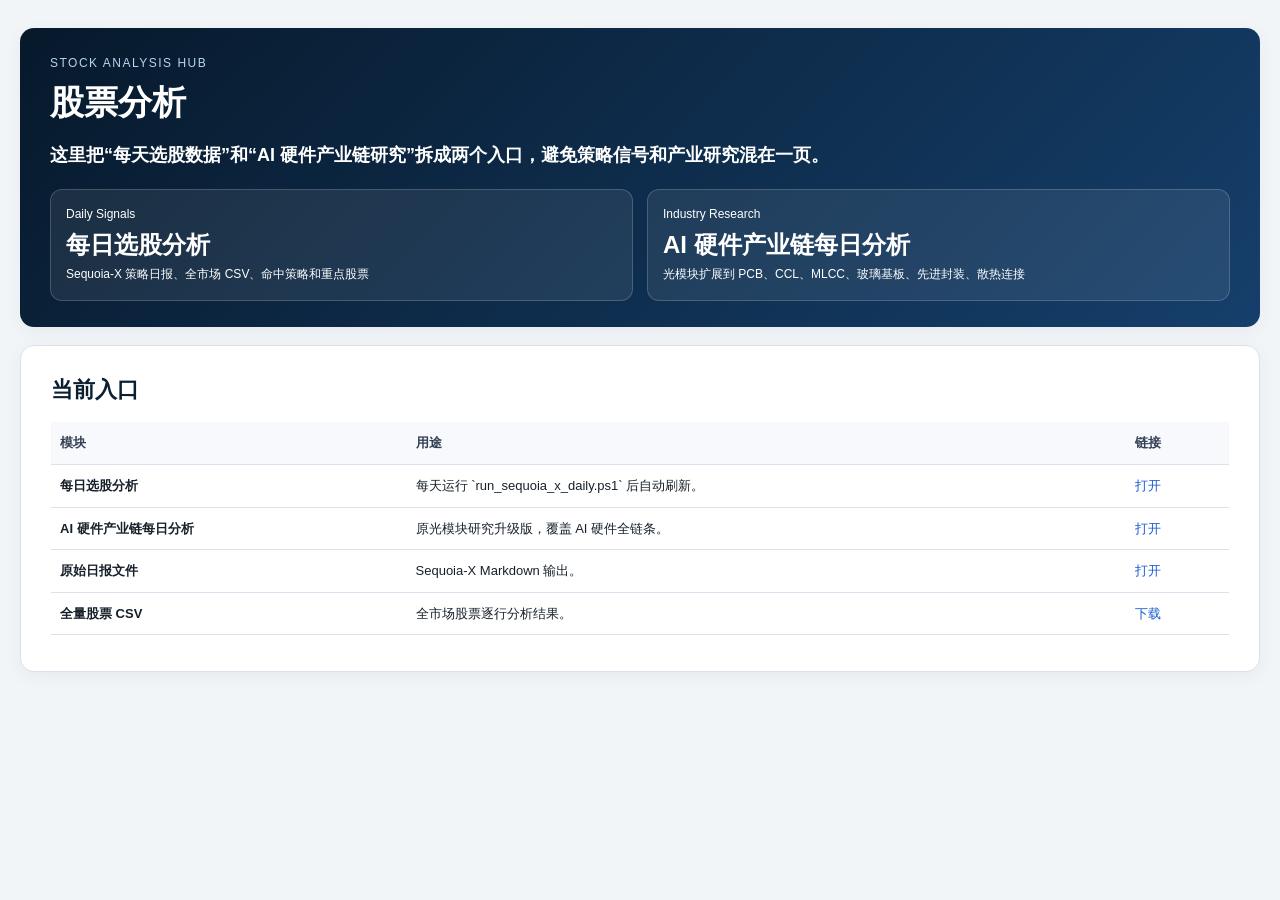
<file: index.html>
<!doctype html>
<html lang="zh-CN">
<head>
  <meta charset="utf-8">
  <meta name="viewport" content="width=device-width,initial-scale=1">
  <title>股票分析</title>
  <link rel="stylesheet" href="./assets/site.css">
</head>
<body>
<main>
  <header class="hero">
    <div class="eyebrow">Stock Analysis Hub</div>
    <h1>股票分析</h1>
    <p class="lead">这里把“每天选股数据”和“AI 硬件产业链研究”拆成两个入口，避免策略信号和产业研究混在一页。</p>
    <div class="grid two">
      <a class="card darkcard" href="./daily-stock/">
        <span class="label">Daily Signals</span>
        <span class="metric">每日选股分析</span>
        <span class="label">Sequoia-X 策略日报、全市场 CSV、命中策略和重点股票</span>
      </a>
      <a class="card darkcard" href="./ai-hardware/">
        <span class="label">Industry Research</span>
        <span class="metric">AI 硬件产业链每日分析</span>
        <span class="label">光模块扩展到 PCB、CCL、MLCC、玻璃基板、先进封装、散热连接</span>
      </a>
    </div>
  </header>

  <section>
    <h2>当前入口</h2>
    <table>
      <tr><th>模块</th><th>用途</th><th>链接</th></tr>
      <tr><td><b>每日选股分析</b></td><td>每天运行 `run_sequoia_x_daily.ps1` 后自动刷新。</td><td><a href="./daily-stock/">打开</a></td></tr>
      <tr><td><b>AI 硬件产业链每日分析</b></td><td>原光模块研究升级版，覆盖 AI 硬件全链条。</td><td><a href="./ai-hardware/">打开</a></td></tr>
      <tr><td><b>原始日报文件</b></td><td>Sequoia-X Markdown 输出。</td><td><a href="./sequoia/LATEST.md">打开</a></td></tr>
      <tr><td><b>全量股票 CSV</b></td><td>全市场股票逐行分析结果。</td><td><a href="./sequoia/latest_all_stocks_analysis.csv">下载</a></td></tr>
    </table>
  </section>
</main>
</body>
</html>
</file>
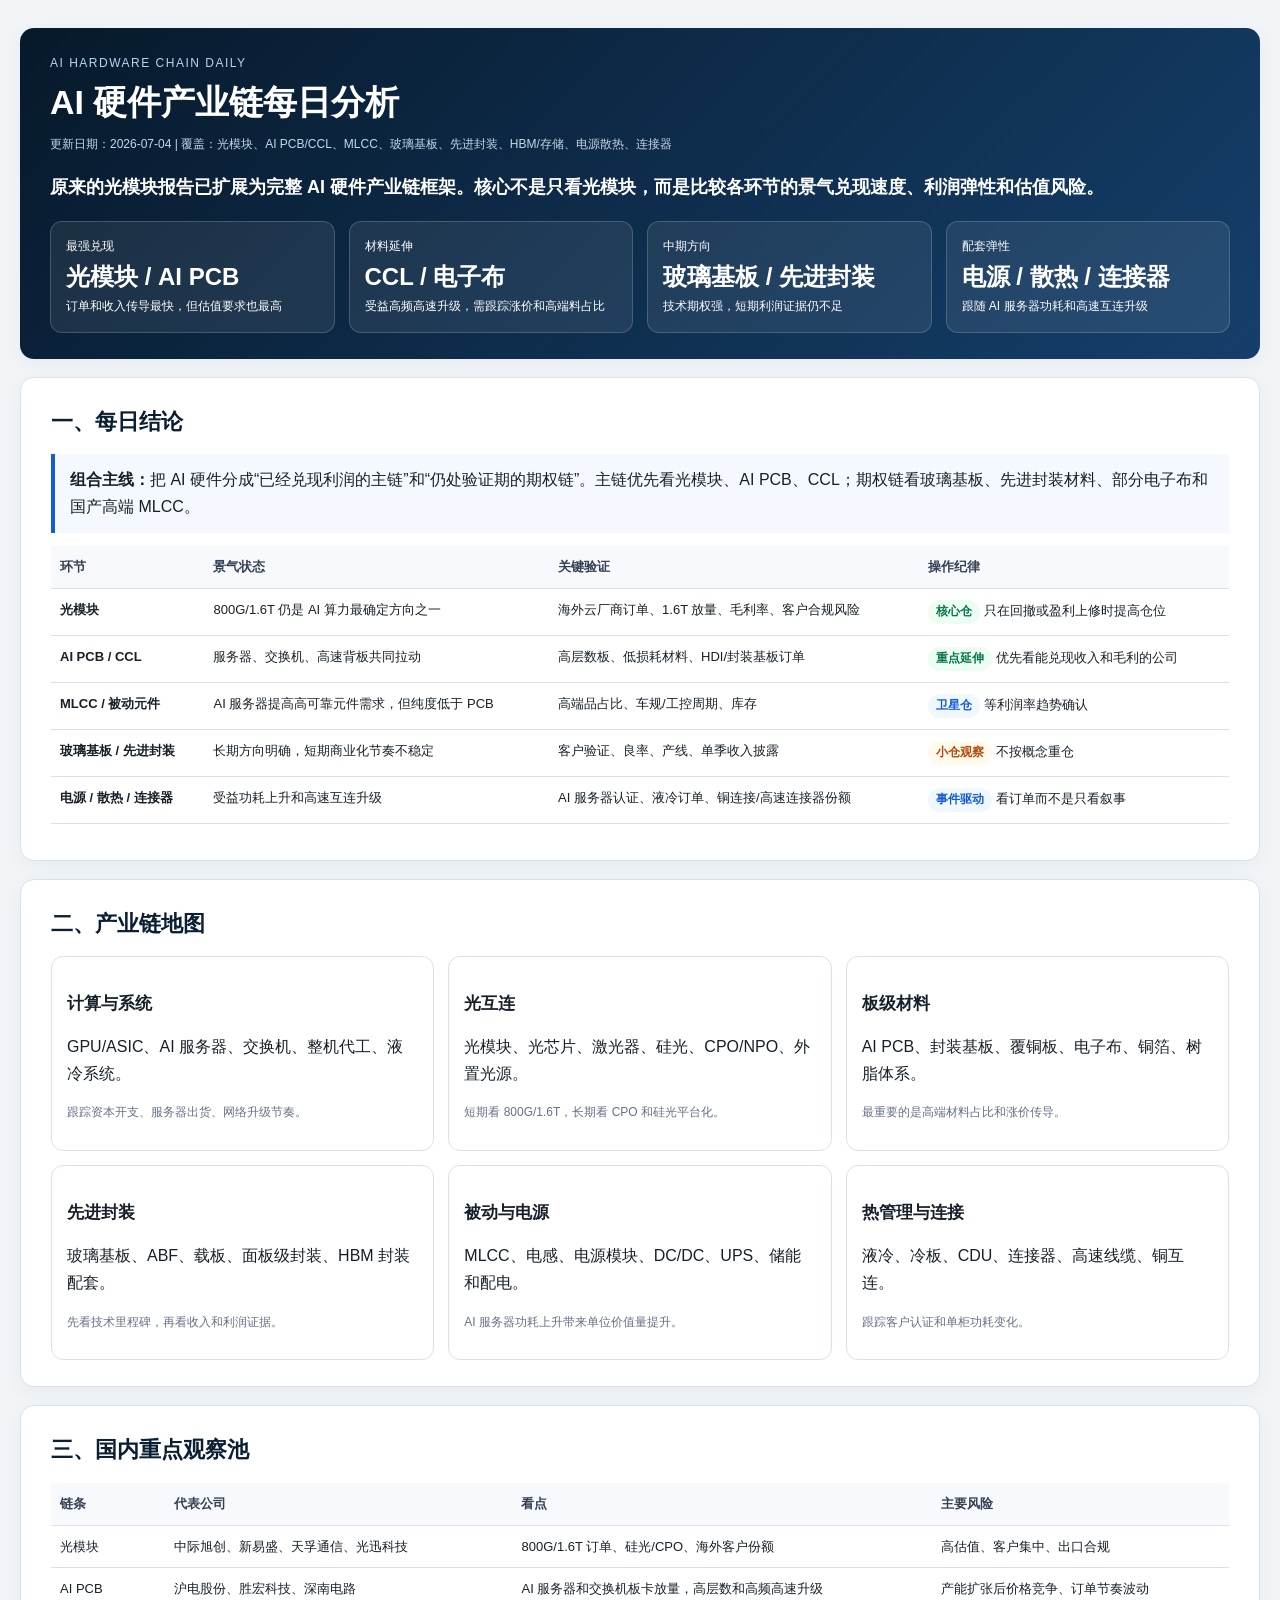
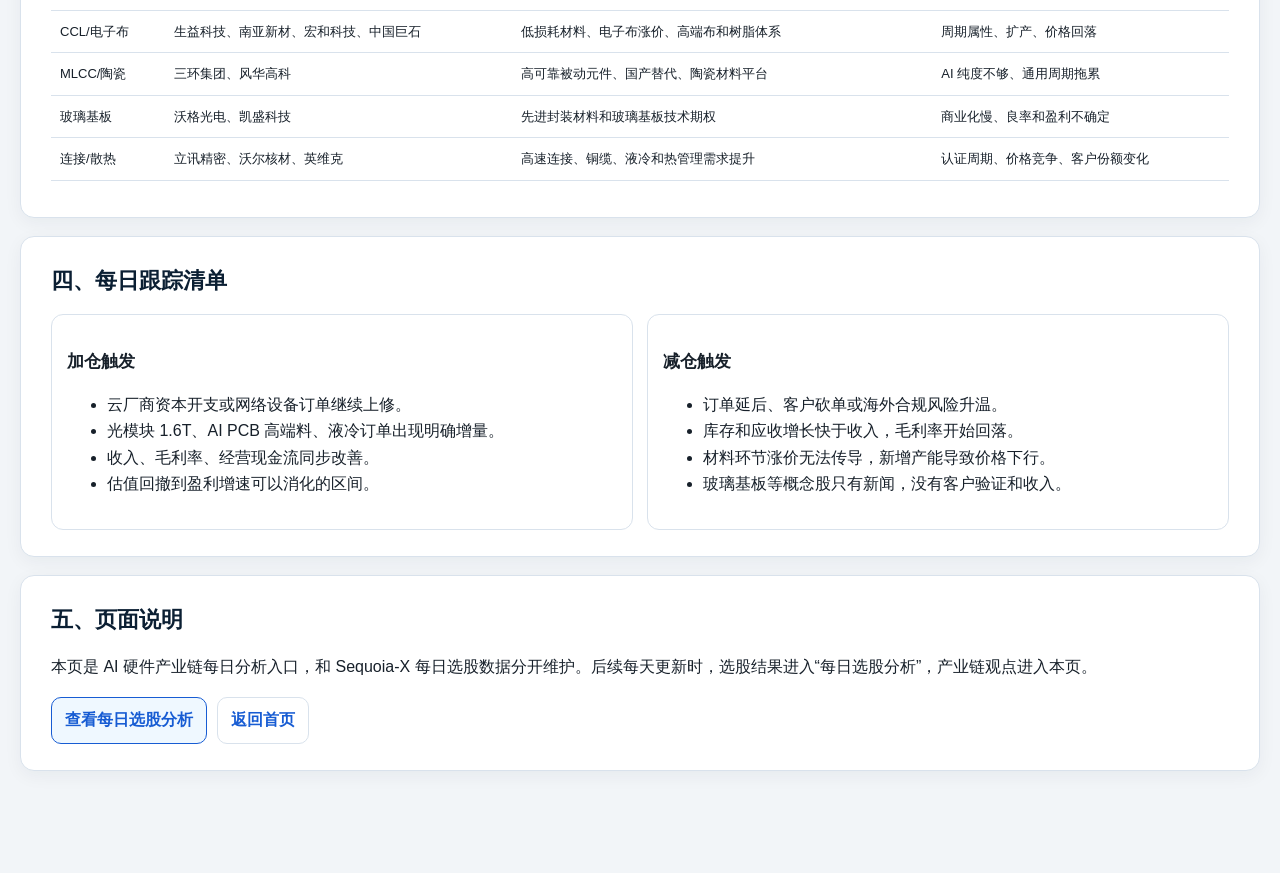
<file: ai-hardware/index.html>
<!doctype html>
<html lang="zh-CN">
<head>
  <meta charset="utf-8">
  <meta name="viewport" content="width=device-width,initial-scale=1">
  <title>AI 硬件产业链每日分析</title>
  <link rel="stylesheet" href="../assets/site.css">
</head>
<body>
<main>
  <header class="hero">
    <div class="eyebrow">AI Hardware Chain Daily</div>
    <h1>AI 硬件产业链每日分析</h1>
    <p class="meta">更新日期：2026-07-04 | 覆盖：光模块、AI PCB/CCL、MLCC、玻璃基板、先进封装、HBM/存储、电源散热、连接器</p>
    <p class="lead">原来的光模块报告已扩展为完整 AI 硬件产业链框架。核心不是只看光模块，而是比较各环节的景气兑现速度、利润弹性和估值风险。</p>
    <div class="grid">
      <div class="card darkcard"><span class="label">最强兑现</span><span class="metric">光模块 / AI PCB</span><span class="label">订单和收入传导最快，但估值要求也最高</span></div>
      <div class="card darkcard"><span class="label">材料延伸</span><span class="metric">CCL / 电子布</span><span class="label">受益高频高速升级，需跟踪涨价和高端料占比</span></div>
      <div class="card darkcard"><span class="label">中期方向</span><span class="metric">玻璃基板 / 先进封装</span><span class="label">技术期权强，短期利润证据仍不足</span></div>
      <div class="card darkcard"><span class="label">配套弹性</span><span class="metric">电源 / 散热 / 连接器</span><span class="label">跟随 AI 服务器功耗和高速互连升级</span></div>
    </div>
  </header>

  <section>
    <h2>一、每日结论</h2>
    <div class="callout">
      <b>组合主线：</b>把 AI 硬件分成“已经兑现利润的主链”和“仍处验证期的期权链”。主链优先看光模块、AI PCB、CCL；期权链看玻璃基板、先进封装材料、部分电子布和国产高端 MLCC。
    </div>
    <table>
      <tr><th>环节</th><th>景气状态</th><th>关键验证</th><th>操作纪律</th></tr>
      <tr><td><b>光模块</b></td><td>800G/1.6T 仍是 AI 算力最确定方向之一</td><td>海外云厂商订单、1.6T 放量、毛利率、客户合规风险</td><td><span class="tag pos">核心仓</span>只在回撤或盈利上修时提高仓位</td></tr>
      <tr><td><b>AI PCB / CCL</b></td><td>服务器、交换机、高速背板共同拉动</td><td>高层数板、低损耗材料、HDI/封装基板订单</td><td><span class="tag pos">重点延伸</span>优先看能兑现收入和毛利的公司</td></tr>
      <tr><td><b>MLCC / 被动元件</b></td><td>AI 服务器提高高可靠元件需求，但纯度低于 PCB</td><td>高端品占比、车规/工控周期、库存</td><td><span class="tag info">卫星仓</span>等利润率趋势确认</td></tr>
      <tr><td><b>玻璃基板 / 先进封装</b></td><td>长期方向明确，短期商业化节奏不稳定</td><td>客户验证、良率、产线、单季收入披露</td><td><span class="tag warn">小仓观察</span>不按概念重仓</td></tr>
      <tr><td><b>电源 / 散热 / 连接器</b></td><td>受益功耗上升和高速互连升级</td><td>AI 服务器认证、液冷订单、铜连接/高速连接器份额</td><td><span class="tag info">事件驱动</span>看订单而不是只看叙事</td></tr>
    </table>
  </section>

  <section>
    <h2>二、产业链地图</h2>
    <div class="grid three">
      <div class="card"><h3>计算与系统</h3><p>GPU/ASIC、AI 服务器、交换机、整机代工、液冷系统。</p><p class="small">跟踪资本开支、服务器出货、网络升级节奏。</p></div>
      <div class="card"><h3>光互连</h3><p>光模块、光芯片、激光器、硅光、CPO/NPO、外置光源。</p><p class="small">短期看 800G/1.6T，长期看 CPO 和硅光平台化。</p></div>
      <div class="card"><h3>板级材料</h3><p>AI PCB、封装基板、覆铜板、电子布、铜箔、树脂体系。</p><p class="small">最重要的是高端材料占比和涨价传导。</p></div>
      <div class="card"><h3>先进封装</h3><p>玻璃基板、ABF、载板、面板级封装、HBM 封装配套。</p><p class="small">先看技术里程碑，再看收入和利润证据。</p></div>
      <div class="card"><h3>被动与电源</h3><p>MLCC、电感、电源模块、DC/DC、UPS、储能和配电。</p><p class="small">AI 服务器功耗上升带来单位价值量提升。</p></div>
      <div class="card"><h3>热管理与连接</h3><p>液冷、冷板、CDU、连接器、高速线缆、铜互连。</p><p class="small">跟踪客户认证和单柜功耗变化。</p></div>
    </div>
  </section>

  <section>
    <h2>三、国内重点观察池</h2>
    <table>
      <tr><th>链条</th><th>代表公司</th><th>看点</th><th>主要风险</th></tr>
      <tr><td>光模块</td><td>中际旭创、新易盛、天孚通信、光迅科技</td><td>800G/1.6T 订单、硅光/CPO、海外客户份额</td><td>高估值、客户集中、出口合规</td></tr>
      <tr><td>AI PCB</td><td>沪电股份、胜宏科技、深南电路</td><td>AI 服务器和交换机板卡放量，高层数和高频高速升级</td><td>产能扩张后价格竞争、订单节奏波动</td></tr>
      <tr><td>CCL/电子布</td><td>生益科技、南亚新材、宏和科技、中国巨石</td><td>低损耗材料、电子布涨价、高端布和树脂体系</td><td>周期属性、扩产、价格回落</td></tr>
      <tr><td>MLCC/陶瓷</td><td>三环集团、风华高科</td><td>高可靠被动元件、国产替代、陶瓷材料平台</td><td>AI 纯度不够、通用周期拖累</td></tr>
      <tr><td>玻璃基板</td><td>沃格光电、凯盛科技</td><td>先进封装材料和玻璃基板技术期权</td><td>商业化慢、良率和盈利不确定</td></tr>
      <tr><td>连接/散热</td><td>立讯精密、沃尔核材、英维克</td><td>高速连接、铜缆、液冷和热管理需求提升</td><td>认证周期、价格竞争、客户份额变化</td></tr>
    </table>
  </section>

  <section>
    <h2>四、每日跟踪清单</h2>
    <div class="grid two">
      <div class="card">
        <h3>加仓触发</h3>
        <ul>
          <li>云厂商资本开支或网络设备订单继续上修。</li>
          <li>光模块 1.6T、AI PCB 高端料、液冷订单出现明确增量。</li>
          <li>收入、毛利率、经营现金流同步改善。</li>
          <li>估值回撤到盈利增速可以消化的区间。</li>
        </ul>
      </div>
      <div class="card">
        <h3>减仓触发</h3>
        <ul>
          <li>订单延后、客户砍单或海外合规风险升温。</li>
          <li>库存和应收增长快于收入，毛利率开始回落。</li>
          <li>材料环节涨价无法传导，新增产能导致价格下行。</li>
          <li>玻璃基板等概念股只有新闻，没有客户验证和收入。</li>
        </ul>
      </div>
    </div>
  </section>

  <section>
    <h2>五、页面说明</h2>
    <p>本页是 AI 硬件产业链每日分析入口，和 Sequoia-X 每日选股数据分开维护。后续每天更新时，选股结果进入“每日选股分析”，产业链观点进入本页。</p>
    <div class="actions">
      <a class="button primary" href="../daily-stock/">查看每日选股分析</a>
      <a class="button" href="../">返回首页</a>
    </div>
  </section>
</main>
</body>
</html>
</file>
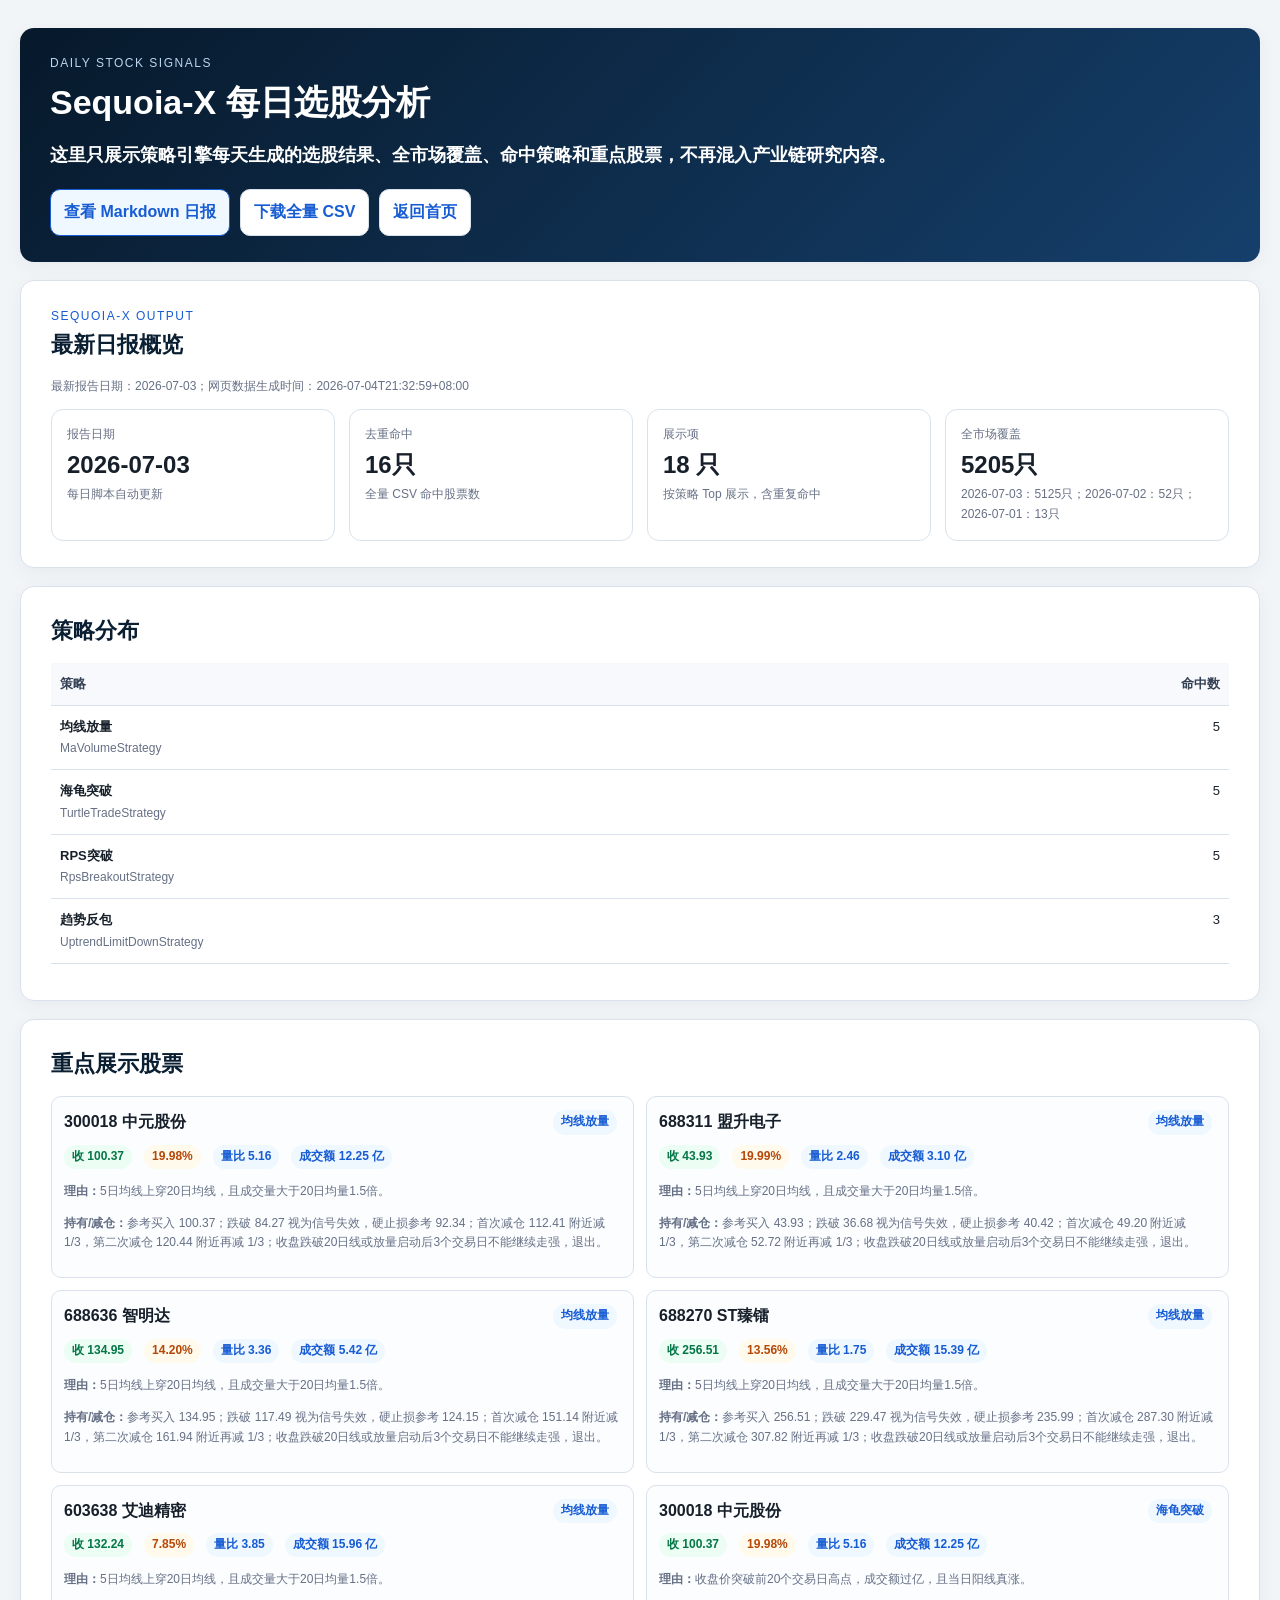
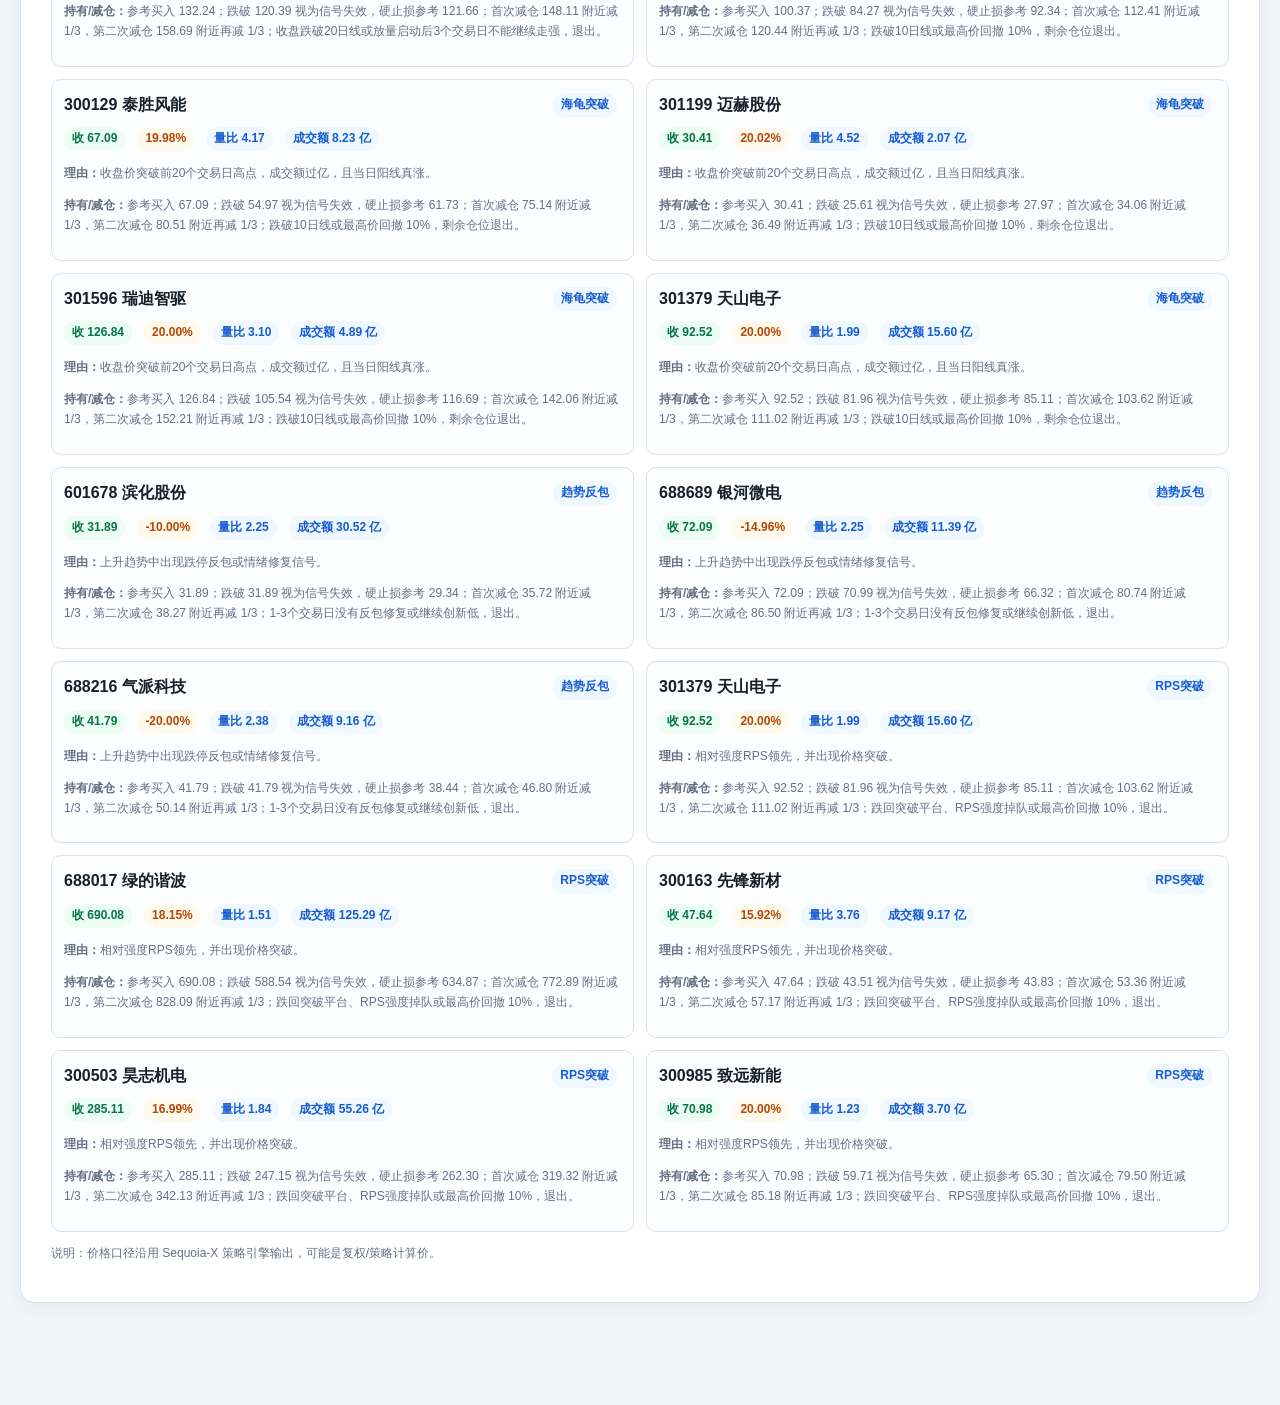
<file: daily-stock/index.html>
<!doctype html>
<html lang="zh-CN">
<head>
  <meta charset="utf-8">
  <meta name="viewport" content="width=device-width,initial-scale=1">
  <meta http-equiv="Cache-Control" content="no-cache, no-store, must-revalidate">
  <title>Sequoia-X 每日选股分析</title>
  <link rel="stylesheet" href="../assets/site.css">
</head>
<body>
<main>
  <header class="hero">
    <div class="eyebrow">Daily Stock Signals</div>
    <h1>Sequoia-X 每日选股分析</h1>
    <p class="lead">这里只展示策略引擎每天生成的选股结果、全市场覆盖、命中策略和重点股票，不再混入产业链研究内容。</p>
    <div class="actions">
      <a class="button primary" href="../sequoia/LATEST.md">查看 Markdown 日报</a>
      <a class="button" href="../sequoia/latest_all_stocks_analysis.csv">下载全量 CSV</a>
      <a class="button" href="../">返回首页</a>
    </div>
  </header>

  <section>
    <div class="split-head">
      <div>
        <div class="eyebrow" style="color:#175cd3">SEQUOIA-X OUTPUT</div>
        <h2>最新日报概览</h2>
        <p class="small" id="sequoia-status">正在加载最新日报数据...</p>
      </div>
    </div>
    <div id="sequoia-summary" class="grid"></div>
  </section>

  <section>
    <h2>策略分布</h2>
    <div id="sequoia-strategies"></div>
  </section>

  <section>
    <h2>重点展示股票</h2>
    <div id="sequoia-picks" class="pick-list"></div>
    <p class="small">说明：价格口径沿用 Sequoia-X 策略引擎输出，可能是复权/策略计算价。</p>
  </section>
</main>

<script src="./sequoia-daily-results.js"></script>
<script>
(function () {
  const data = window.SEQUOIA_DAILY_RESULTS;
  const status = document.getElementById("sequoia-status");
  const summary = document.getElementById("sequoia-summary");
  const strategies = document.getElementById("sequoia-strategies");
  const picks = document.getElementById("sequoia-picks");

  function text(value, fallback) {
    return value === undefined || value === null || value === "" ? fallback : value;
  }

  function escapeHtml(value) {
    return String(value || "").replace(/[&<>"']/g, function (char) {
      return {"&":"&amp;","<":"&lt;",">":"&gt;","\"":"&quot;","'":"&#39;"}[char];
    });
  }

  function metric(label, value, note) {
    return '<div class="card"><span class="label">' + label + '</span><span class="metric">' + value + '</span><span class="label">' + note + '</span></div>';
  }

  if (!data || !data.report) {
    status.textContent = "暂无 Sequoia-X 日报数据。请先运行 ./run_sequoia_x_daily.ps1。";
    summary.innerHTML = '<div class="empty">未找到 sequoia-daily-results.js 数据文件。</div>';
    return;
  }

  const report = data.report;
  const csv = data.csvSummary || {};
  const topDates = (csv.latestDataDates || []).slice(0, 3).map(function (item) {
    return item.date + "：" + item.count + "只";
  }).join("；");

  status.textContent = "最新报告日期：" + text(report.reportDate, "-") + "；网页数据生成时间：" + text(data.generatedAt, "-");
  summary.innerHTML = [
    metric("报告日期", text(report.reportDate, "-"), "每日脚本自动更新"),
    metric("去重命中", text(csv.hitStocks, "0") + "只", "全量 CSV 命中股票数"),
    metric("展示项", text(report.totalItems, "0只"), "按策略 Top 展示，含重复命中"),
    metric("全市场覆盖", text(csv.rows, "0") + "只", topDates || "暂无日期分布")
  ].join("");

  const counts = csv.strategyHitCounts || [];
  if (counts.length) {
    strategies.innerHTML = '<table><tr><th>策略</th><th class="num">命中数</th></tr>' +
      counts.map(function (item) {
        return '<tr><td><b>' + escapeHtml(item.label) + '</b><br><span class="small">' + escapeHtml(item.name) + '</span></td><td class="num">' + item.count + '</td></tr>';
      }).join("") + '</table>';
  } else {
    strategies.innerHTML = '<div class="empty">暂无策略命中。</div>';
  }

  const items = report.items || [];
  if (!items.length) {
    picks.innerHTML = '<div class="empty">暂无展示股票。</div>';
    return;
  }

  picks.innerHTML = items.map(function (item) {
    return '<article class="pick">' +
      '<div class="pick-title"><span>' + escapeHtml(item.code) + ' ' + escapeHtml(item.name) + '</span><span class="tag info">' + escapeHtml(item.strategyLabel) + '</span></div>' +
      '<div class="pick-meta"><span class="tag pos">收 ' + escapeHtml(text(item.close, "-")) + '</span><span class="tag warn">' + escapeHtml(text(item.changePct, "-")) + '</span><span class="tag info">量比 ' + escapeHtml(text(item.volumeRatio, "-")) + '</span><span class="tag info">成交额 ' + escapeHtml(text(item.turnover, "-")) + '</span></div>' +
      '<p class="small"><b>理由：</b>' + escapeHtml(item.reason) + '</p>' +
      '<p class="small"><b>持有/减仓：</b>' + escapeHtml(text(item.plan, "查看 Markdown 日报")) + '</p>' +
      '</article>';
  }).join("");
})();
</script>
</body>
</html>
</file>
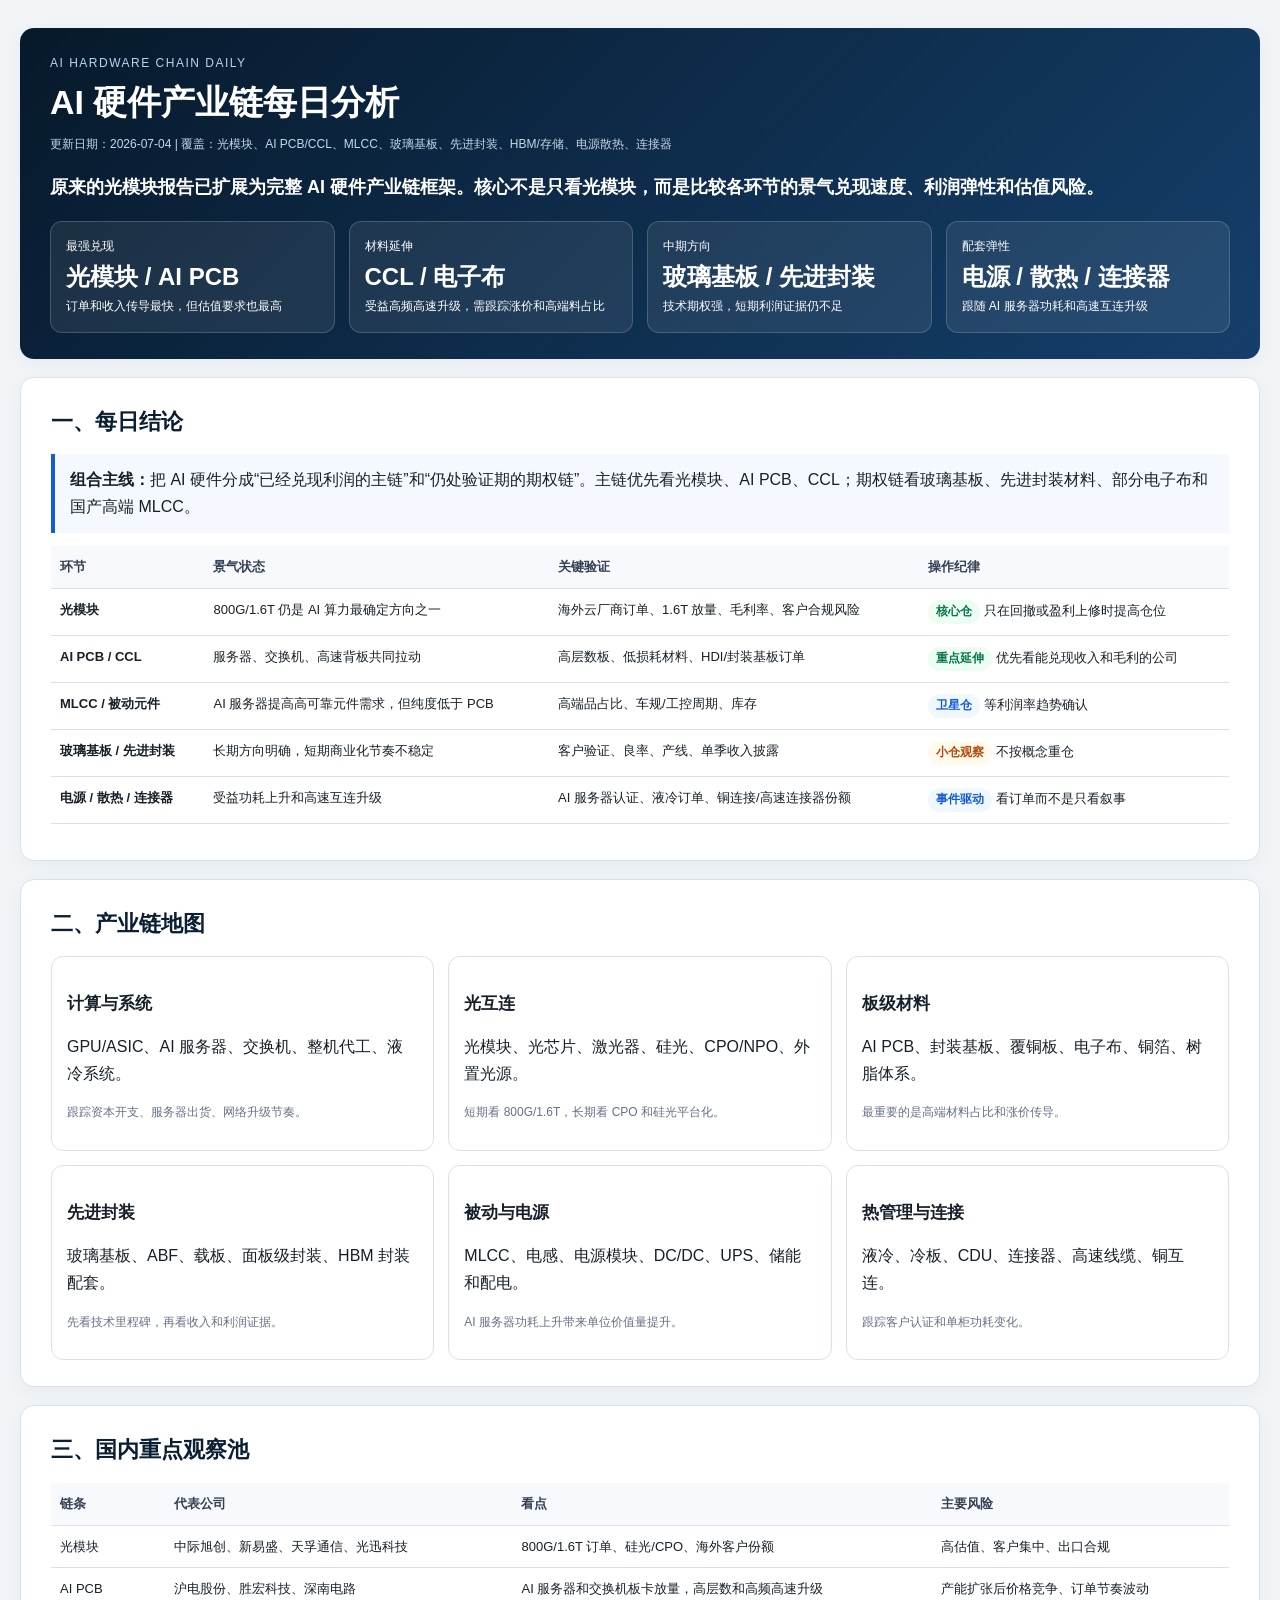
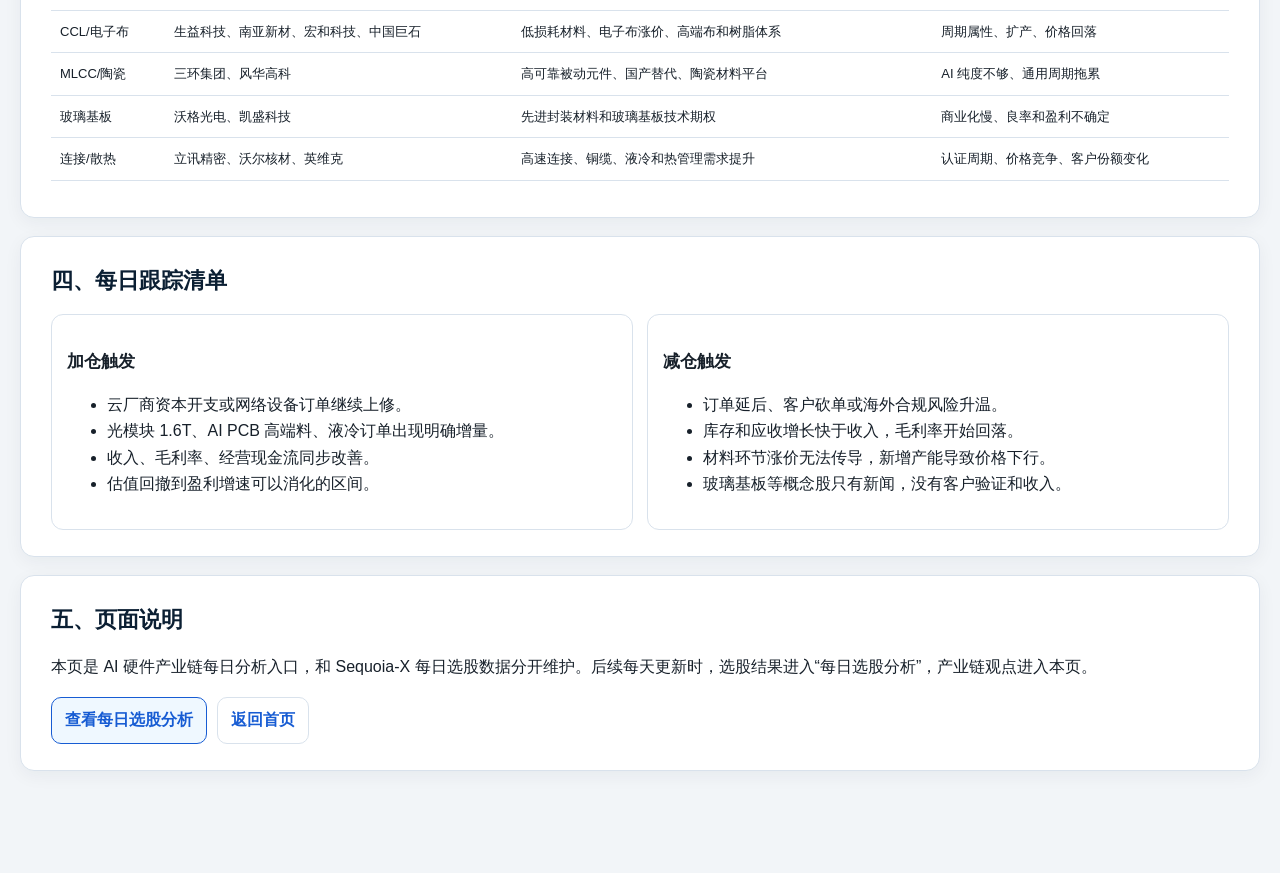
<file: optical-module-report-page/index.html>
<!doctype html>
<html lang="zh-CN">
<head>
  <meta charset="utf-8">
  <meta name="viewport" content="width=device-width,initial-scale=1">
  <meta http-equiv="refresh" content="0; url=../ai-hardware/">
  <title>AI 硬件产业链每日分析</title>
  <link rel="stylesheet" href="../assets/site.css">
</head>
<body>
<main>
  <section>
    <h1>AI 硬件产业链每日分析</h1>
    <p>光模块报告已经扩展为 AI 硬件产业链每日分析，页面已迁移。</p>
    <p><a class="button primary" href="../ai-hardware/">打开新页面</a></p>
  </section>
</main>
</body>
</html>
</file>
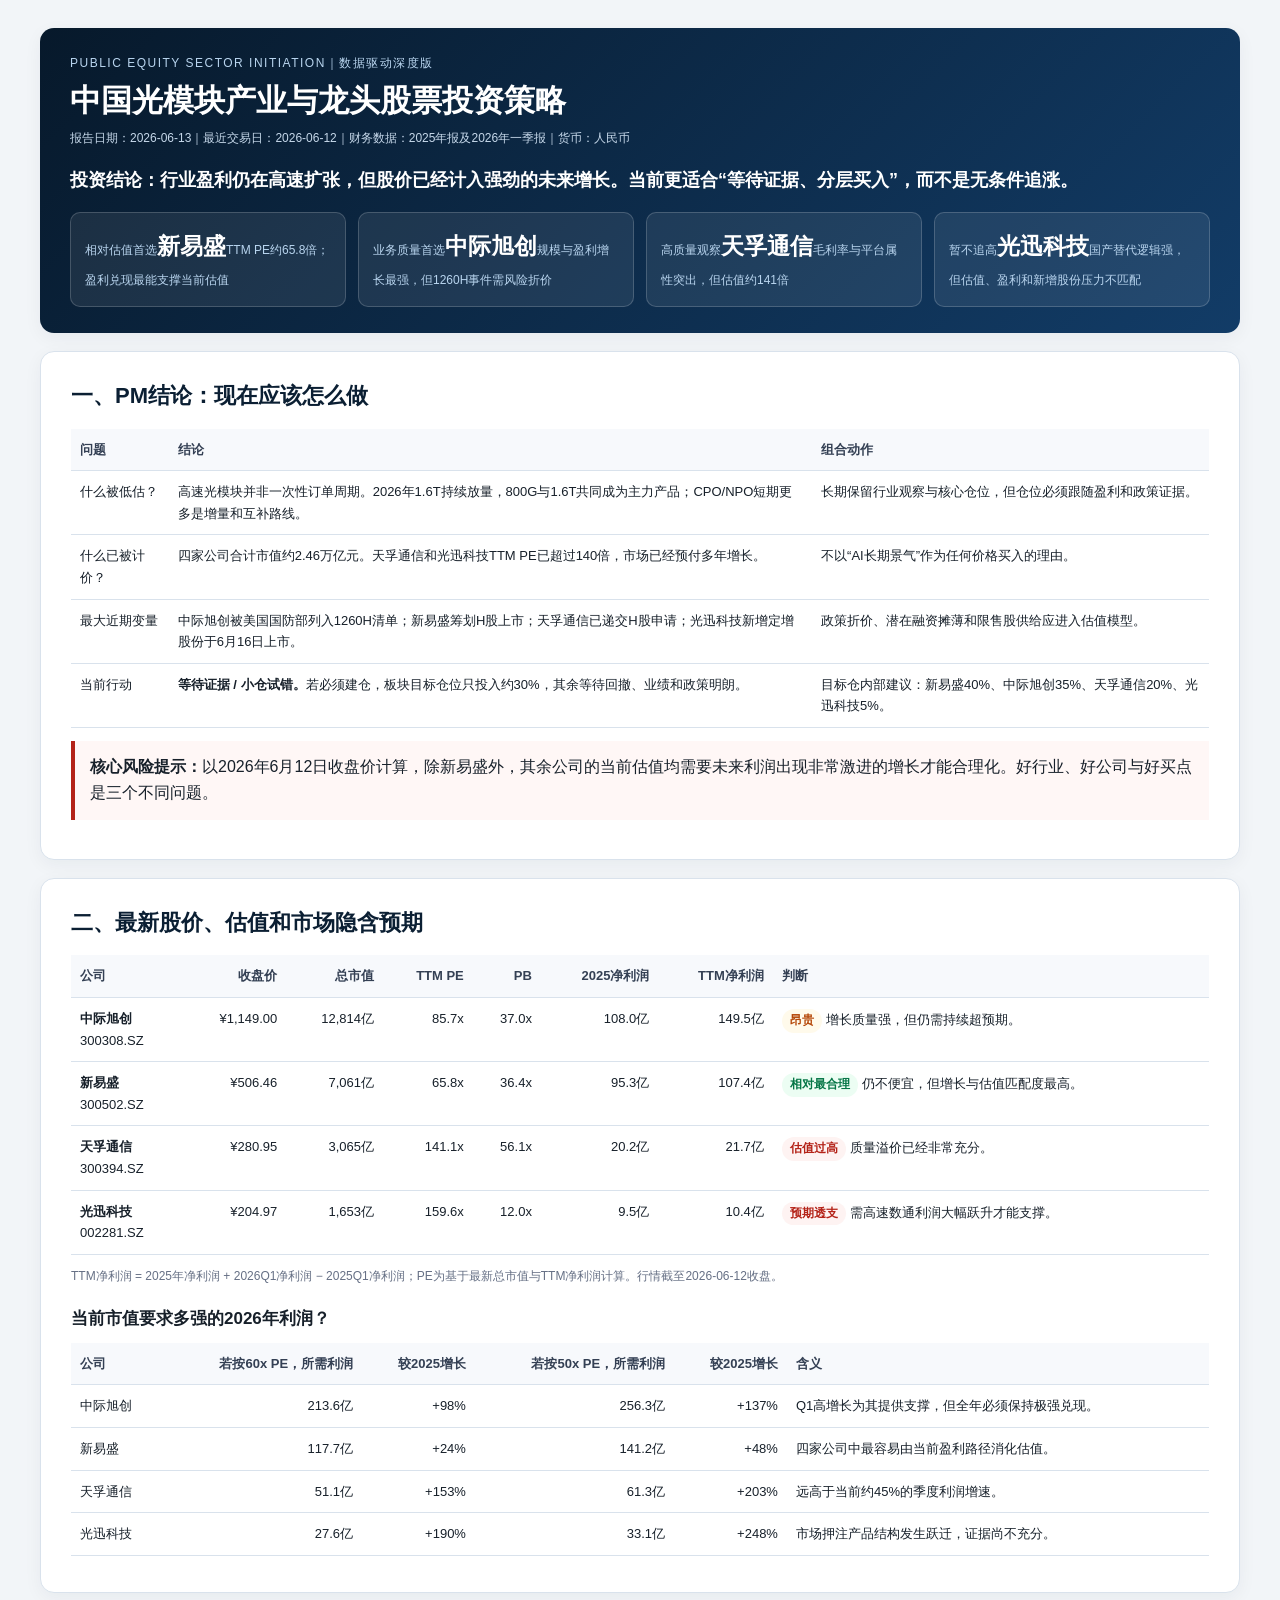
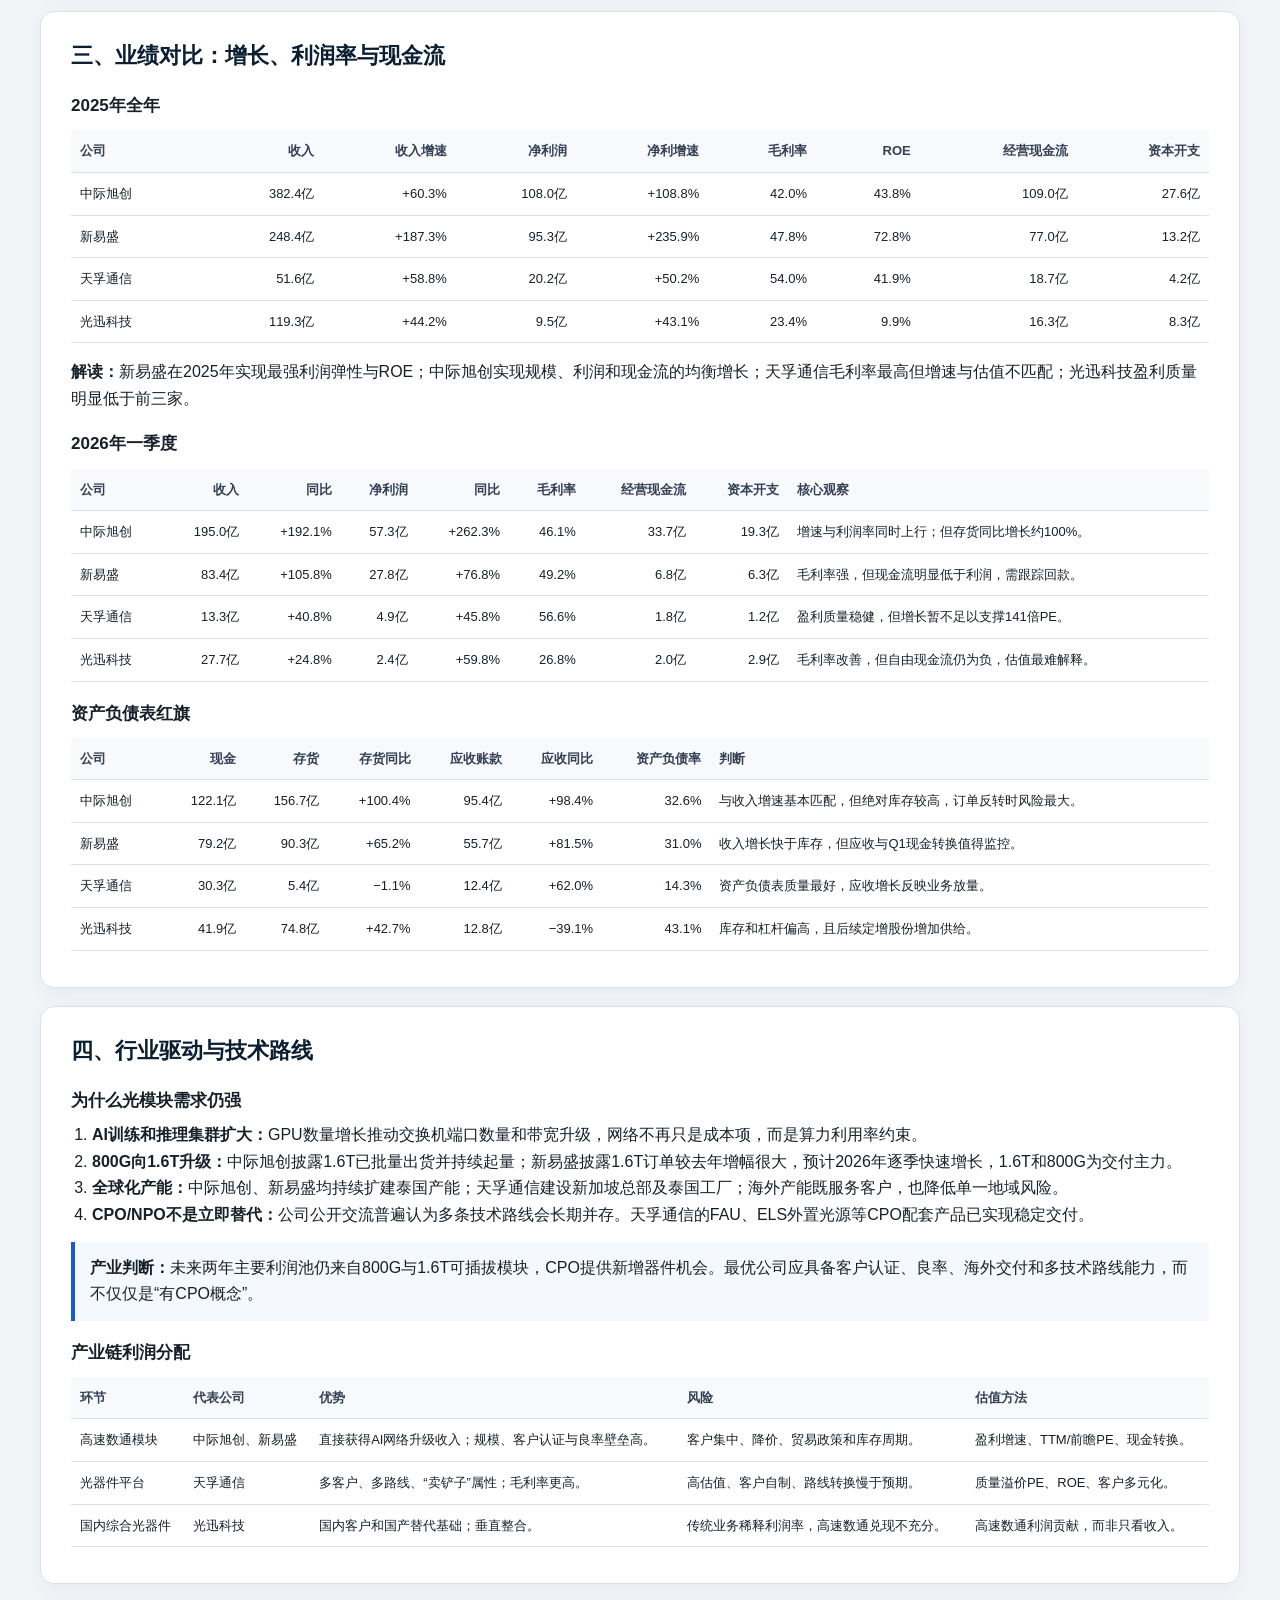
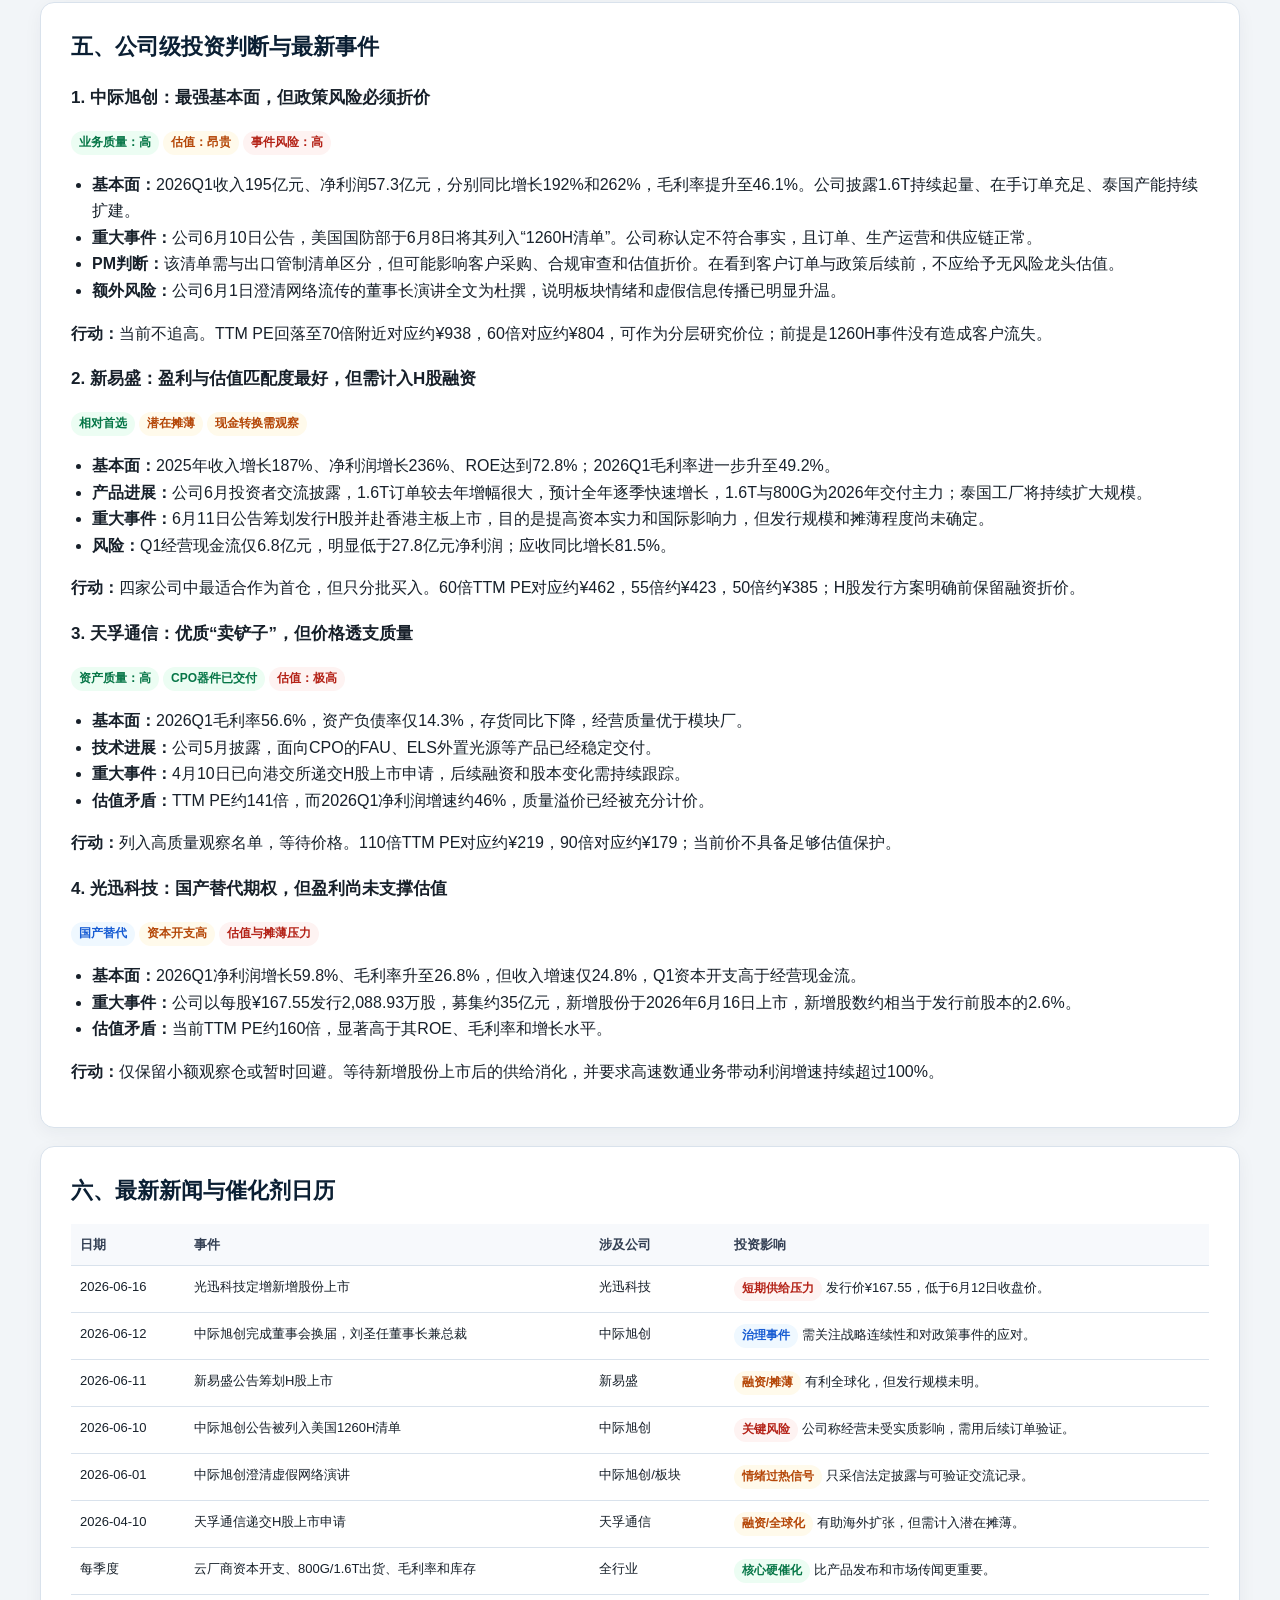
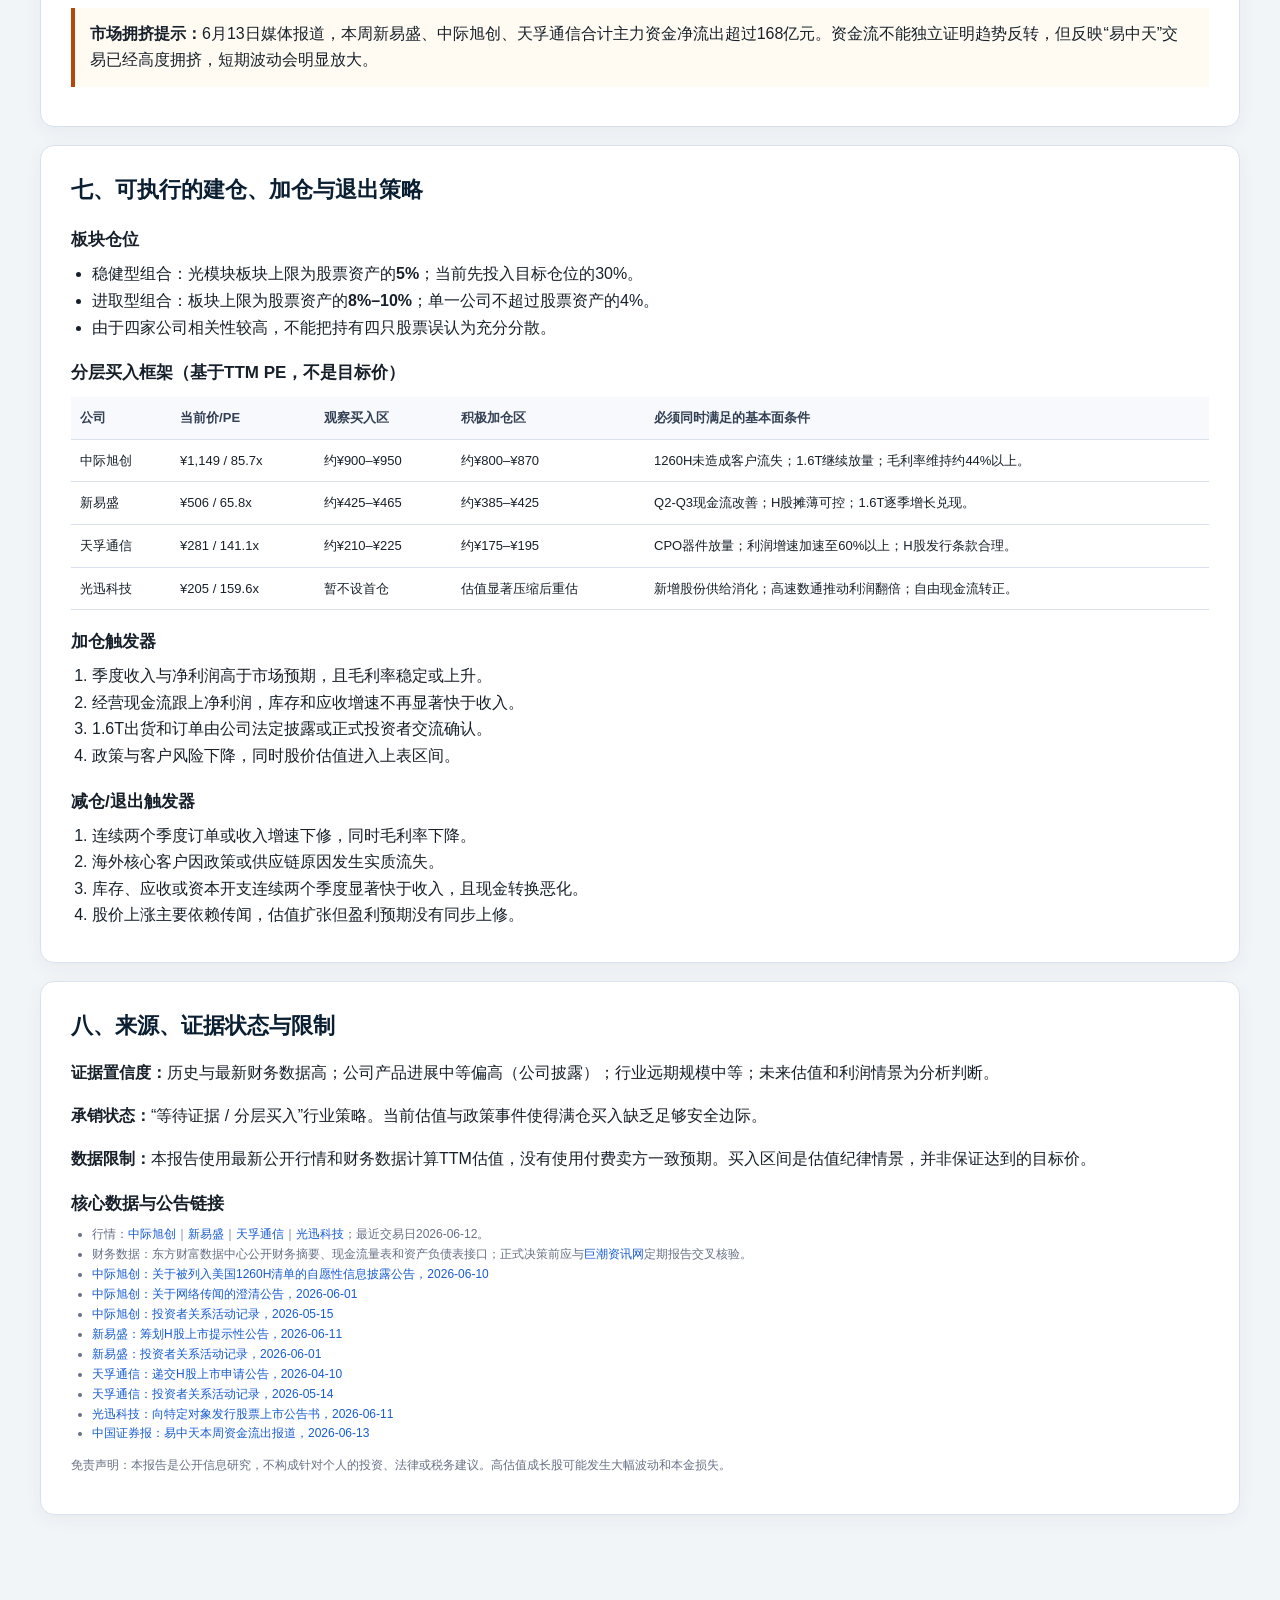
<file: 中国光模块产业与龙头投资策略_深度版_2026-06-13.html>
<!doctype html>
<html lang="zh-CN">
<head>
<meta charset="utf-8"><meta name="viewport" content="width=device-width,initial-scale=1">
<title>中国光模块产业与龙头投资策略｜深度版</title>
<style>
:root{--navy:#0b1f33;--blue:#175cd3;--green:#067647;--amber:#b54708;--red:#b42318;--gray:#667085;--line:#d9e2ec;--bg:#f2f5f8}
*{box-sizing:border-box}body{margin:0;background:var(--bg);color:#17202a;font-family:"Microsoft YaHei","PingFang SC",Arial,sans-serif;line-height:1.66}
main{max-width:1240px;margin:28px auto;padding:0 20px 50px}header,section{background:#fff;border:1px solid var(--line);border-radius:14px;padding:26px 30px;margin-bottom:18px;box-shadow:0 5px 18px rgba(16,42,67,.05)}
header{background:linear-gradient(135deg,#07192b,#123c67);color:#fff;border:0}.eyebrow{font-size:12px;letter-spacing:1.5px;color:#b9d5ef}h1{font-size:31px;line-height:1.25;margin:8px 0}h2{font-size:22px;margin:0 0 14px;color:var(--navy)}h3{font-size:17px;margin:18px 0 6px}.meta,.small{font-size:12px;color:var(--gray)}header .meta{color:#c6d8ea}.lead{font-size:18px;font-weight:700;margin:17px 0}
.grid{display:grid;grid-template-columns:repeat(4,1fr);gap:12px;margin-top:16px}.card{border:1px solid var(--line);border-radius:10px;padding:14px;background:#fff}.darkcard{background:rgba(255,255,255,.08);border-color:rgba(255,255,255,.18)}.card b{display:block;margin-bottom:5px}.metric{font-size:23px;font-weight:800}.darkcard .metric{color:#fff}.label{font-size:12px;color:var(--gray)}.darkcard .label{color:#b9d5ef}
.tag{display:inline-block;border-radius:99px;padding:2px 8px;margin:1px 4px 1px 0;font-size:12px;font-weight:700}.pos{color:var(--green);background:#ecfdf3}.warn{color:var(--amber);background:#fffaeb}.neg{color:var(--red);background:#fef3f2}.info{color:var(--blue);background:#eff8ff}
table{width:100%;border-collapse:collapse;font-size:13px;margin:10px 0}th,td{text-align:left;vertical-align:top;padding:10px 9px;border-bottom:1px solid var(--line)}th{background:#f7f9fc;color:#344054;white-space:nowrap}.num{text-align:right;white-space:nowrap}.callout{padding:13px 15px;border-left:4px solid var(--blue);background:#f5f9ff;margin:13px 0}.riskbox{border-left-color:var(--red);background:#fff7f6}.warnbox{border-left-color:var(--amber);background:#fffbf3}
ul,ol{padding-left:21px;margin:7px 0}a{color:var(--blue);text-decoration:none}.score{font-weight:800;font-size:17px}.nowrap{white-space:nowrap}
@media(max-width:900px){.grid{grid-template-columns:1fr 1fr}header,section{padding:20px}table{display:block;overflow-x:auto}}@media(max-width:560px){.grid{grid-template-columns:1fr}}
</style>
</head>
<body><main>
<header>
  <div class="eyebrow">PUBLIC EQUITY SECTOR INITIATION｜数据驱动深度版</div>
  <h1>中国光模块产业与龙头股票投资策略</h1>
  <div class="meta">报告日期：2026-06-13｜最近交易日：2026-06-12｜财务数据：2025年报及2026年一季报｜货币：人民币</div>
  <p class="lead">投资结论：行业盈利仍在高速扩张，但股价已经计入强劲的未来增长。当前更适合“等待证据、分层买入”，而不是无条件追涨。</p>
  <div class="grid">
    <div class="card darkcard"><span class="label">相对估值首选</span><span class="metric">新易盛</span><span class="label">TTM PE约65.8倍；盈利兑现最能支撑当前估值</span></div>
    <div class="card darkcard"><span class="label">业务质量首选</span><span class="metric">中际旭创</span><span class="label">规模与盈利增长最强，但1260H事件需风险折价</span></div>
    <div class="card darkcard"><span class="label">高质量观察</span><span class="metric">天孚通信</span><span class="label">毛利率与平台属性突出，但估值约141倍</span></div>
    <div class="card darkcard"><span class="label">暂不追高</span><span class="metric">光迅科技</span><span class="label">国产替代逻辑强，但估值、盈利和新增股份压力不匹配</span></div>
  </div>
</header>

<section>
<h2>一、PM结论：现在应该怎么做</h2>
<table>
<tr><th>问题</th><th>结论</th><th>组合动作</th></tr>
<tr><td>什么被低估？</td><td>高速光模块并非一次性订单周期。2026年1.6T持续放量，800G与1.6T共同成为主力产品；CPO/NPO短期更多是增量和互补路线。</td><td>长期保留行业观察与核心仓位，但仓位必须跟随盈利和政策证据。</td></tr>
<tr><td>什么已被计价？</td><td>四家公司合计市值约2.46万亿元。天孚通信和光迅科技TTM PE已超过140倍，市场已经预付多年增长。</td><td>不以“AI长期景气”作为任何价格买入的理由。</td></tr>
<tr><td>最大近期变量</td><td>中际旭创被美国国防部列入1260H清单；新易盛筹划H股上市；天孚通信已递交H股申请；光迅科技新增定增股份于6月16日上市。</td><td>政策折价、潜在融资摊薄和限售股供给应进入估值模型。</td></tr>
<tr><td>当前行动</td><td><b>等待证据 / 小仓试错。</b>若必须建仓，板块目标仓位只投入约30%，其余等待回撤、业绩和政策明朗。</td><td>目标仓内部建议：新易盛40%、中际旭创35%、天孚通信20%、光迅科技5%。</td></tr>
</table>
<div class="callout riskbox"><b>核心风险提示：</b>以2026年6月12日收盘价计算，除新易盛外，其余公司的当前估值均需要未来利润出现非常激进的增长才能合理化。好行业、好公司与好买点是三个不同问题。</div>
</section>

<section>
<h2>二、最新股价、估值和市场隐含预期</h2>
<table>
<tr><th>公司</th><th class="num">收盘价</th><th class="num">总市值</th><th class="num">TTM PE</th><th class="num">PB</th><th class="num">2025净利润</th><th class="num">TTM净利润</th><th>判断</th></tr>
<tr><td><b>中际旭创</b><br>300308.SZ</td><td class="num">¥1,149.00</td><td class="num">12,814亿</td><td class="num">85.7x</td><td class="num">37.0x</td><td class="num">108.0亿</td><td class="num">149.5亿</td><td><span class="tag warn">昂贵</span>增长质量强，但仍需持续超预期。</td></tr>
<tr><td><b>新易盛</b><br>300502.SZ</td><td class="num">¥506.46</td><td class="num">7,061亿</td><td class="num">65.8x</td><td class="num">36.4x</td><td class="num">95.3亿</td><td class="num">107.4亿</td><td><span class="tag pos">相对最合理</span>仍不便宜，但增长与估值匹配度最高。</td></tr>
<tr><td><b>天孚通信</b><br>300394.SZ</td><td class="num">¥280.95</td><td class="num">3,065亿</td><td class="num">141.1x</td><td class="num">56.1x</td><td class="num">20.2亿</td><td class="num">21.7亿</td><td><span class="tag neg">估值过高</span>质量溢价已经非常充分。</td></tr>
<tr><td><b>光迅科技</b><br>002281.SZ</td><td class="num">¥204.97</td><td class="num">1,653亿</td><td class="num">159.6x</td><td class="num">12.0x</td><td class="num">9.5亿</td><td class="num">10.4亿</td><td><span class="tag neg">预期透支</span>需高速数通利润大幅跃升才能支撑。</td></tr>
</table>
<p class="small">TTM净利润 = 2025年净利润 + 2026Q1净利润 − 2025Q1净利润；PE为基于最新总市值与TTM净利润计算。行情截至2026-06-12收盘。</p>

<h3>当前市值要求多强的2026年利润？</h3>
<table>
<tr><th>公司</th><th class="num">若按60x PE，所需利润</th><th class="num">较2025增长</th><th class="num">若按50x PE，所需利润</th><th class="num">较2025增长</th><th>含义</th></tr>
<tr><td>中际旭创</td><td class="num">213.6亿</td><td class="num">+98%</td><td class="num">256.3亿</td><td class="num">+137%</td><td>Q1高增长为其提供支撑，但全年必须保持极强兑现。</td></tr>
<tr><td>新易盛</td><td class="num">117.7亿</td><td class="num">+24%</td><td class="num">141.2亿</td><td class="num">+48%</td><td>四家公司中最容易由当前盈利路径消化估值。</td></tr>
<tr><td>天孚通信</td><td class="num">51.1亿</td><td class="num">+153%</td><td class="num">61.3亿</td><td class="num">+203%</td><td>远高于当前约45%的季度利润增速。</td></tr>
<tr><td>光迅科技</td><td class="num">27.6亿</td><td class="num">+190%</td><td class="num">33.1亿</td><td class="num">+248%</td><td>市场押注产品结构发生跃迁，证据尚不充分。</td></tr>
</table>
</section>

<section>
<h2>三、业绩对比：增长、利润率与现金流</h2>
<h3>2025年全年</h3>
<table>
<tr><th>公司</th><th class="num">收入</th><th class="num">收入增速</th><th class="num">净利润</th><th class="num">净利增速</th><th class="num">毛利率</th><th class="num">ROE</th><th class="num">经营现金流</th><th class="num">资本开支</th></tr>
<tr><td>中际旭创</td><td class="num">382.4亿</td><td class="num">+60.3%</td><td class="num">108.0亿</td><td class="num">+108.8%</td><td class="num">42.0%</td><td class="num">43.8%</td><td class="num">109.0亿</td><td class="num">27.6亿</td></tr>
<tr><td>新易盛</td><td class="num">248.4亿</td><td class="num">+187.3%</td><td class="num">95.3亿</td><td class="num">+235.9%</td><td class="num">47.8%</td><td class="num">72.8%</td><td class="num">77.0亿</td><td class="num">13.2亿</td></tr>
<tr><td>天孚通信</td><td class="num">51.6亿</td><td class="num">+58.8%</td><td class="num">20.2亿</td><td class="num">+50.2%</td><td class="num">54.0%</td><td class="num">41.9%</td><td class="num">18.7亿</td><td class="num">4.2亿</td></tr>
<tr><td>光迅科技</td><td class="num">119.3亿</td><td class="num">+44.2%</td><td class="num">9.5亿</td><td class="num">+43.1%</td><td class="num">23.4%</td><td class="num">9.9%</td><td class="num">16.3亿</td><td class="num">8.3亿</td></tr>
</table>
<p><b>解读：</b>新易盛在2025年实现最强利润弹性与ROE；中际旭创实现规模、利润和现金流的均衡增长；天孚通信毛利率最高但增速与估值不匹配；光迅科技盈利质量明显低于前三家。</p>

<h3>2026年一季度</h3>
<table>
<tr><th>公司</th><th class="num">收入</th><th class="num">同比</th><th class="num">净利润</th><th class="num">同比</th><th class="num">毛利率</th><th class="num">经营现金流</th><th class="num">资本开支</th><th>核心观察</th></tr>
<tr><td>中际旭创</td><td class="num">195.0亿</td><td class="num">+192.1%</td><td class="num">57.3亿</td><td class="num">+262.3%</td><td class="num">46.1%</td><td class="num">33.7亿</td><td class="num">19.3亿</td><td>增速与利润率同时上行；但存货同比增长约100%。</td></tr>
<tr><td>新易盛</td><td class="num">83.4亿</td><td class="num">+105.8%</td><td class="num">27.8亿</td><td class="num">+76.8%</td><td class="num">49.2%</td><td class="num">6.8亿</td><td class="num">6.3亿</td><td>毛利率强，但现金流明显低于利润，需跟踪回款。</td></tr>
<tr><td>天孚通信</td><td class="num">13.3亿</td><td class="num">+40.8%</td><td class="num">4.9亿</td><td class="num">+45.8%</td><td class="num">56.6%</td><td class="num">1.8亿</td><td class="num">1.2亿</td><td>盈利质量稳健，但增长暂不足以支撑141倍PE。</td></tr>
<tr><td>光迅科技</td><td class="num">27.7亿</td><td class="num">+24.8%</td><td class="num">2.4亿</td><td class="num">+59.8%</td><td class="num">26.8%</td><td class="num">2.0亿</td><td class="num">2.9亿</td><td>毛利率改善，但自由现金流仍为负，估值最难解释。</td></tr>
</table>

<h3>资产负债表红旗</h3>
<table>
<tr><th>公司</th><th class="num">现金</th><th class="num">存货</th><th class="num">存货同比</th><th class="num">应收账款</th><th class="num">应收同比</th><th class="num">资产负债率</th><th>判断</th></tr>
<tr><td>中际旭创</td><td class="num">122.1亿</td><td class="num">156.7亿</td><td class="num">+100.4%</td><td class="num">95.4亿</td><td class="num">+98.4%</td><td class="num">32.6%</td><td>与收入增速基本匹配，但绝对库存较高，订单反转时风险最大。</td></tr>
<tr><td>新易盛</td><td class="num">79.2亿</td><td class="num">90.3亿</td><td class="num">+65.2%</td><td class="num">55.7亿</td><td class="num">+81.5%</td><td class="num">31.0%</td><td>收入增长快于库存，但应收与Q1现金转换值得监控。</td></tr>
<tr><td>天孚通信</td><td class="num">30.3亿</td><td class="num">5.4亿</td><td class="num">−1.1%</td><td class="num">12.4亿</td><td class="num">+62.0%</td><td class="num">14.3%</td><td>资产负债表质量最好，应收增长反映业务放量。</td></tr>
<tr><td>光迅科技</td><td class="num">41.9亿</td><td class="num">74.8亿</td><td class="num">+42.7%</td><td class="num">12.8亿</td><td class="num">−39.1%</td><td class="num">43.1%</td><td>库存和杠杆偏高，且后续定增股份增加供给。</td></tr>
</table>
</section>

<section>
<h2>四、行业驱动与技术路线</h2>
<h3>为什么光模块需求仍强</h3>
<ol>
<li><b>AI训练和推理集群扩大：</b>GPU数量增长推动交换机端口数量和带宽升级，网络不再只是成本项，而是算力利用率约束。</li>
<li><b>800G向1.6T升级：</b>中际旭创披露1.6T已批量出货并持续起量；新易盛披露1.6T订单较去年增幅很大，预计2026年逐季快速增长，1.6T和800G为交付主力。</li>
<li><b>全球化产能：</b>中际旭创、新易盛均持续扩建泰国产能；天孚通信建设新加坡总部及泰国工厂；海外产能既服务客户，也降低单一地域风险。</li>
<li><b>CPO/NPO不是立即替代：</b>公司公开交流普遍认为多条技术路线会长期并存。天孚通信的FAU、ELS外置光源等CPO配套产品已实现稳定交付。</li>
</ol>
<div class="callout"><b>产业判断：</b>未来两年主要利润池仍来自800G与1.6T可插拔模块，CPO提供新增器件机会。最优公司应具备客户认证、良率、海外交付和多技术路线能力，而不仅仅是“有CPO概念”。</div>

<h3>产业链利润分配</h3>
<table>
<tr><th>环节</th><th>代表公司</th><th>优势</th><th>风险</th><th>估值方法</th></tr>
<tr><td>高速数通模块</td><td>中际旭创、新易盛</td><td>直接获得AI网络升级收入；规模、客户认证与良率壁垒高。</td><td>客户集中、降价、贸易政策和库存周期。</td><td>盈利增速、TTM/前瞻PE、现金转换。</td></tr>
<tr><td>光器件平台</td><td>天孚通信</td><td>多客户、多路线、“卖铲子”属性；毛利率更高。</td><td>高估值、客户自制、路线转换慢于预期。</td><td>质量溢价PE、ROE、客户多元化。</td></tr>
<tr><td>国内综合光器件</td><td>光迅科技</td><td>国内客户和国产替代基础；垂直整合。</td><td>传统业务稀释利润率，高速数通兑现不充分。</td><td>高速数通利润贡献，而非只看收入。</td></tr>
</table>
</section>

<section>
<h2>五、公司级投资判断与最新事件</h2>

<h3>1. 中际旭创：最强基本面，但政策风险必须折价</h3>
<p><span class="tag pos">业务质量：高</span><span class="tag warn">估值：昂贵</span><span class="tag neg">事件风险：高</span></p>
<ul>
<li><b>基本面：</b>2026Q1收入195亿元、净利润57.3亿元，分别同比增长192%和262%，毛利率提升至46.1%。公司披露1.6T持续起量、在手订单充足、泰国产能持续扩建。</li>
<li><b>重大事件：</b>公司6月10日公告，美国国防部于6月8日将其列入“1260H清单”。公司称认定不符合事实，且订单、生产运营和供应链正常。</li>
<li><b>PM判断：</b>该清单需与出口管制清单区分，但可能影响客户采购、合规审查和估值折价。在看到客户订单与政策后续前，不应给予无风险龙头估值。</li>
<li><b>额外风险：</b>公司6月1日澄清网络流传的董事长演讲全文为杜撰，说明板块情绪和虚假信息传播已明显升温。</li>
</ul>
<p><b>行动：</b>当前不追高。TTM PE回落至70倍附近对应约¥938，60倍对应约¥804，可作为分层研究价位；前提是1260H事件没有造成客户流失。</p>

<h3>2. 新易盛：盈利与估值匹配度最好，但需计入H股融资</h3>
<p><span class="tag pos">相对首选</span><span class="tag warn">潜在摊薄</span><span class="tag warn">现金转换需观察</span></p>
<ul>
<li><b>基本面：</b>2025年收入增长187%、净利润增长236%、ROE达到72.8%；2026Q1毛利率进一步升至49.2%。</li>
<li><b>产品进展：</b>公司6月投资者交流披露，1.6T订单较去年增幅很大，预计全年逐季快速增长，1.6T与800G为2026年交付主力；泰国工厂将持续扩大规模。</li>
<li><b>重大事件：</b>6月11日公告筹划发行H股并赴香港主板上市，目的是提高资本实力和国际影响力，但发行规模和摊薄程度尚未确定。</li>
<li><b>风险：</b>Q1经营现金流仅6.8亿元，明显低于27.8亿元净利润；应收同比增长81.5%。</li>
</ul>
<p><b>行动：</b>四家公司中最适合作为首仓，但只分批买入。60倍TTM PE对应约¥462，55倍约¥423，50倍约¥385；H股发行方案明确前保留融资折价。</p>

<h3>3. 天孚通信：优质“卖铲子”，但价格透支质量</h3>
<p><span class="tag pos">资产质量：高</span><span class="tag pos">CPO器件已交付</span><span class="tag neg">估值：极高</span></p>
<ul>
<li><b>基本面：</b>2026Q1毛利率56.6%，资产负债率仅14.3%，存货同比下降，经营质量优于模块厂。</li>
<li><b>技术进展：</b>公司5月披露，面向CPO的FAU、ELS外置光源等产品已经稳定交付。</li>
<li><b>重大事件：</b>4月10日已向港交所递交H股上市申请，后续融资和股本变化需持续跟踪。</li>
<li><b>估值矛盾：</b>TTM PE约141倍，而2026Q1净利润增速约46%，质量溢价已经被充分计价。</li>
</ul>
<p><b>行动：</b>列入高质量观察名单，等待价格。110倍TTM PE对应约¥219，90倍对应约¥179；当前价不具备足够估值保护。</p>

<h3>4. 光迅科技：国产替代期权，但盈利尚未支撑估值</h3>
<p><span class="tag info">国产替代</span><span class="tag warn">资本开支高</span><span class="tag neg">估值与摊薄压力</span></p>
<ul>
<li><b>基本面：</b>2026Q1净利润增长59.8%、毛利率升至26.8%，但收入增速仅24.8%，Q1资本开支高于经营现金流。</li>
<li><b>重大事件：</b>公司以每股¥167.55发行2,088.93万股，募集约35亿元，新增股份于2026年6月16日上市，新增股数约相当于发行前股本的2.6%。</li>
<li><b>估值矛盾：</b>当前TTM PE约160倍，显著高于其ROE、毛利率和增长水平。</li>
</ul>
<p><b>行动：</b>仅保留小额观察仓或暂时回避。等待新增股份上市后的供给消化，并要求高速数通业务带动利润增速持续超过100%。</p>
</section>

<section>
<h2>六、最新新闻与催化剂日历</h2>
<table>
<tr><th>日期</th><th>事件</th><th>涉及公司</th><th>投资影响</th></tr>
<tr><td>2026-06-16</td><td>光迅科技定增新增股份上市</td><td>光迅科技</td><td><span class="tag neg">短期供给压力</span>发行价¥167.55，低于6月12日收盘价。</td></tr>
<tr><td>2026-06-12</td><td>中际旭创完成董事会换届，刘圣任董事长兼总裁</td><td>中际旭创</td><td><span class="tag info">治理事件</span>需关注战略连续性和对政策事件的应对。</td></tr>
<tr><td>2026-06-11</td><td>新易盛公告筹划H股上市</td><td>新易盛</td><td><span class="tag warn">融资/摊薄</span>有利全球化，但发行规模未明。</td></tr>
<tr><td>2026-06-10</td><td>中际旭创公告被列入美国1260H清单</td><td>中际旭创</td><td><span class="tag neg">关键风险</span>公司称经营未受实质影响，需用后续订单验证。</td></tr>
<tr><td>2026-06-01</td><td>中际旭创澄清虚假网络演讲</td><td>中际旭创/板块</td><td><span class="tag warn">情绪过热信号</span>只采信法定披露与可验证交流记录。</td></tr>
<tr><td>2026-04-10</td><td>天孚通信递交H股上市申请</td><td>天孚通信</td><td><span class="tag warn">融资/全球化</span>有助海外扩张，但需计入潜在摊薄。</td></tr>
<tr><td>每季度</td><td>云厂商资本开支、800G/1.6T出货、毛利率和库存</td><td>全行业</td><td><span class="tag pos">核心硬催化</span>比产品发布和市场传闻更重要。</td></tr>
</table>
<div class="callout warnbox"><b>市场拥挤提示：</b>6月13日媒体报道，本周新易盛、中际旭创、天孚通信合计主力资金净流出超过168亿元。资金流不能独立证明趋势反转，但反映“易中天”交易已经高度拥挤，短期波动会明显放大。</div>
</section>

<section>
<h2>七、可执行的建仓、加仓与退出策略</h2>
<h3>板块仓位</h3>
<ul>
<li>稳健型组合：光模块板块上限为股票资产的<b>5%</b>；当前先投入目标仓位的30%。</li>
<li>进取型组合：板块上限为股票资产的<b>8%–10%</b>；单一公司不超过股票资产的4%。</li>
<li>由于四家公司相关性较高，不能把持有四只股票误认为充分分散。</li>
</ul>

<h3>分层买入框架（基于TTM PE，不是目标价）</h3>
<table>
<tr><th>公司</th><th>当前价/PE</th><th>观察买入区</th><th>积极加仓区</th><th>必须同时满足的基本面条件</th></tr>
<tr><td>中际旭创</td><td>¥1,149 / 85.7x</td><td>约¥900–¥950</td><td>约¥800–¥870</td><td>1260H未造成客户流失；1.6T继续放量；毛利率维持约44%以上。</td></tr>
<tr><td>新易盛</td><td>¥506 / 65.8x</td><td>约¥425–¥465</td><td>约¥385–¥425</td><td>Q2-Q3现金流改善；H股摊薄可控；1.6T逐季增长兑现。</td></tr>
<tr><td>天孚通信</td><td>¥281 / 141.1x</td><td>约¥210–¥225</td><td>约¥175–¥195</td><td>CPO器件放量；利润增速加速至60%以上；H股发行条款合理。</td></tr>
<tr><td>光迅科技</td><td>¥205 / 159.6x</td><td>暂不设首仓</td><td>估值显著压缩后重估</td><td>新增股份供给消化；高速数通推动利润翻倍；自由现金流转正。</td></tr>
</table>

<h3>加仓触发器</h3>
<ol>
<li>季度收入与净利润高于市场预期，且毛利率稳定或上升。</li>
<li>经营现金流跟上净利润，库存和应收增速不再显著快于收入。</li>
<li>1.6T出货和订单由公司法定披露或正式投资者交流确认。</li>
<li>政策与客户风险下降，同时股价估值进入上表区间。</li>
</ol>

<h3>减仓/退出触发器</h3>
<ol>
<li>连续两个季度订单或收入增速下修，同时毛利率下降。</li>
<li>海外核心客户因政策或供应链原因发生实质流失。</li>
<li>库存、应收或资本开支连续两个季度显著快于收入，且现金转换恶化。</li>
<li>股价上涨主要依赖传闻，估值扩张但盈利预期没有同步上修。</li>
</ol>
</section>

<section>
<h2>八、来源、证据状态与限制</h2>
<p><b>证据置信度：</b>历史与最新财务数据高；公司产品进展中等偏高（公司披露）；行业远期规模中等；未来估值和利润情景为分析判断。</p>
<p><b>承销状态：</b>“等待证据 / 分层买入”行业策略。当前估值与政策事件使得满仓买入缺乏足够安全边际。</p>
<p><b>数据限制：</b>本报告使用最新公开行情和财务数据计算TTM估值，没有使用付费卖方一致预期。买入区间是估值纪律情景，并非保证达到的目标价。</p>
<h3>核心数据与公告链接</h3>
<ul class="small">
<li>行情：<a href="http://quote.eastmoney.com/sz300308.html">中际旭创</a>｜<a href="http://quote.eastmoney.com/sz300502.html">新易盛</a>｜<a href="http://quote.eastmoney.com/sz300394.html">天孚通信</a>｜<a href="http://quote.eastmoney.com/sz002281.html">光迅科技</a>；最近交易日2026-06-12。</li>
<li>财务数据：东方财富数据中心公开财务摘要、现金流量表和资产负债表接口；正式决策前应与<a href="https://www.cninfo.com.cn/">巨潮资讯网</a>定期报告交叉核验。</li>
<li><a href="http://np-cnotice-stock.eastmoney.com/api/content/ann?art_code=AN202606101823435144&client_source=web&page_index=1">中际旭创：关于被列入美国1260H清单的自愿性信息披露公告，2026-06-10</a></li>
<li><a href="http://np-cnotice-stock.eastmoney.com/api/content/ann?art_code=AN202605311823108387&client_source=web&page_index=1">中际旭创：关于网络传闻的澄清公告，2026-06-01</a></li>
<li><a href="http://np-cnotice-stock.eastmoney.com/api/content/ann?art_code=AN202605151822353742&client_source=web&page_index=1">中际旭创：投资者关系活动记录，2026-05-15</a></li>
<li><a href="http://np-cnotice-stock.eastmoney.com/api/content/ann?art_code=AN202606101823432607&client_source=web&page_index=1">新易盛：筹划H股上市提示性公告，2026-06-11</a></li>
<li><a href="http://np-cnotice-stock.eastmoney.com/api/content/ann?art_code=AN202606021823165693&client_source=web&page_index=1">新易盛：投资者关系活动记录，2026-06-01</a></li>
<li><a href="http://np-cnotice-stock.eastmoney.com/api/content/ann?art_code=AN202604101821122877&client_source=web&page_index=1">天孚通信：递交H股上市申请公告，2026-04-10</a></li>
<li><a href="http://np-cnotice-stock.eastmoney.com/api/content/ann?art_code=AN202605141822319063&client_source=web&page_index=1">天孚通信：投资者关系活动记录，2026-05-14</a></li>
<li><a href="http://np-cnotice-stock.eastmoney.com/api/content/ann?art_code=AN202606101823431185&client_source=web&page_index=1">光迅科技：向特定对象发行股票上市公告书，2026-06-11</a></li>
<li><a href="http://finance.eastmoney.com/a/202606133770554838.html">中国证券报：易中天本周资金流出报道，2026-06-13</a></li>
</ul>
<p class="small">免责声明：本报告是公开信息研究，不构成针对个人的投资、法律或税务建议。高估值成长股可能发生大幅波动和本金损失。</p>
</section>
</main></body></html>
</file>
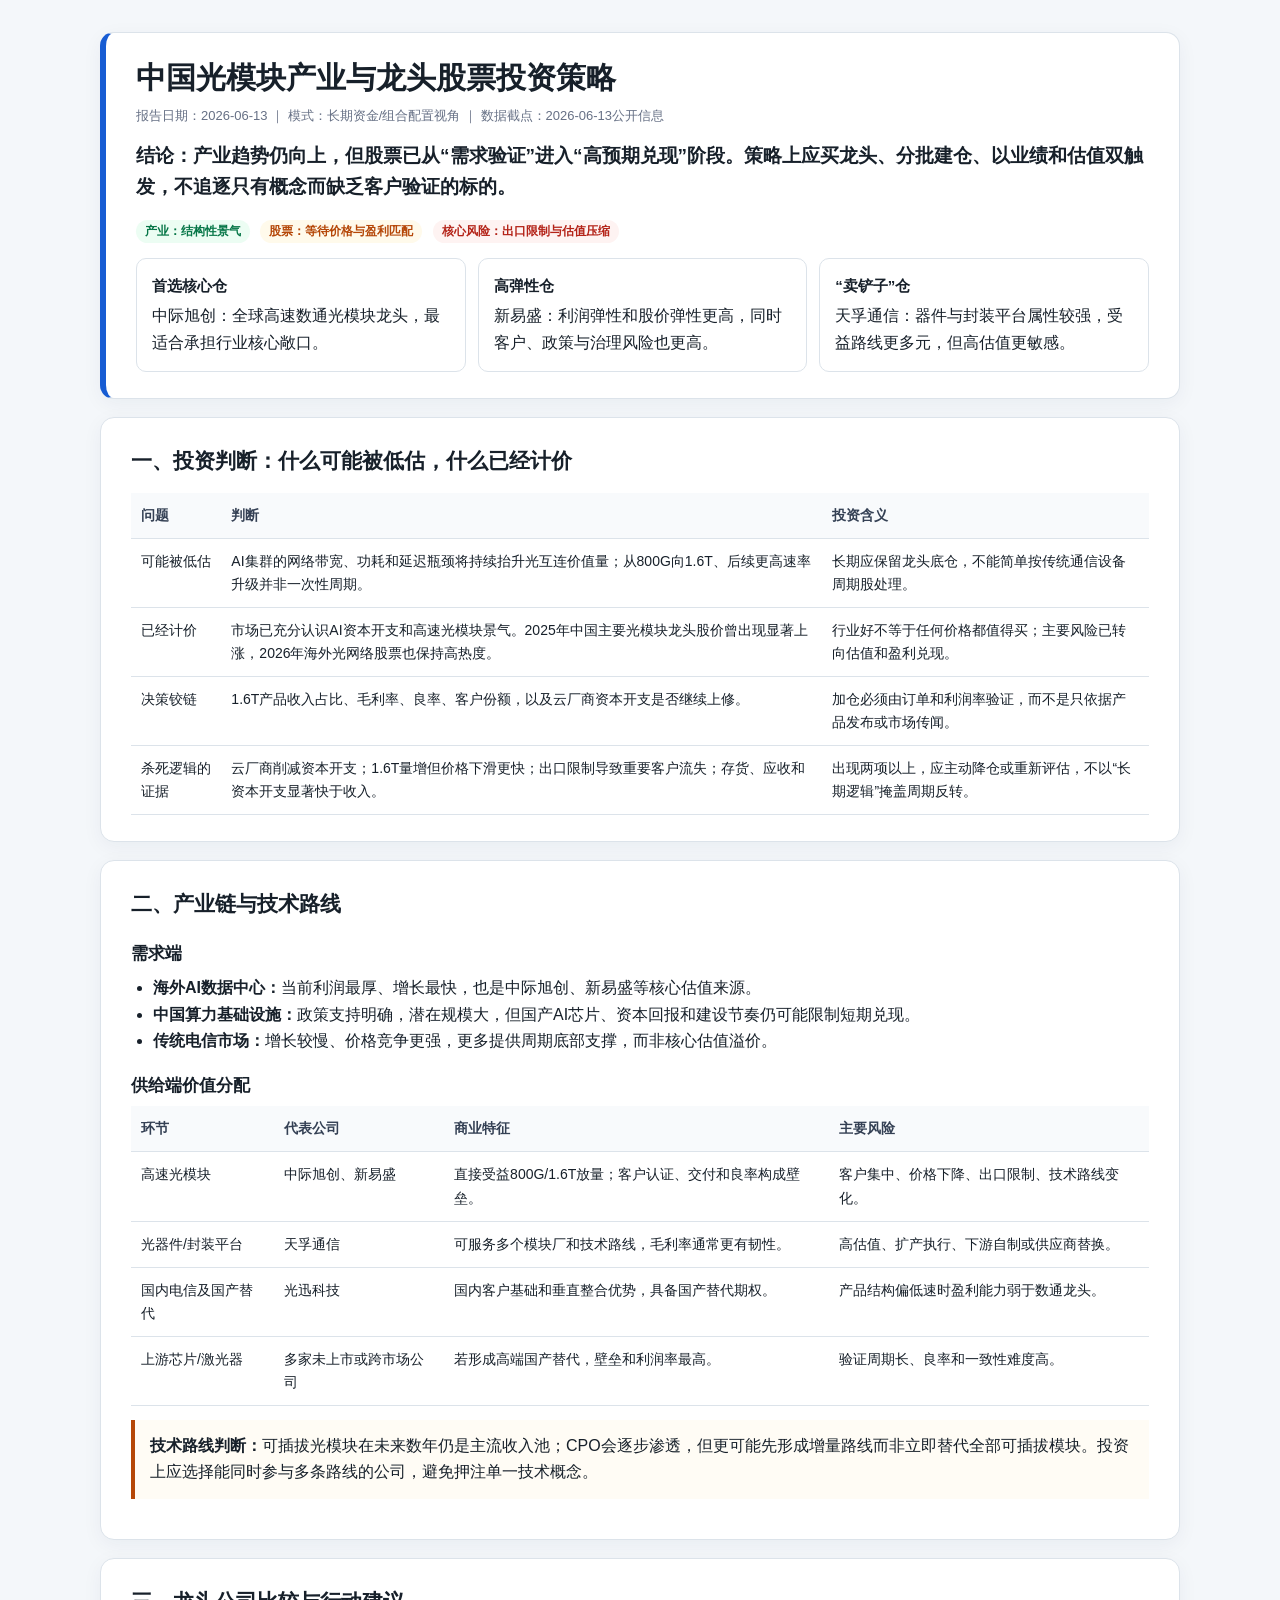
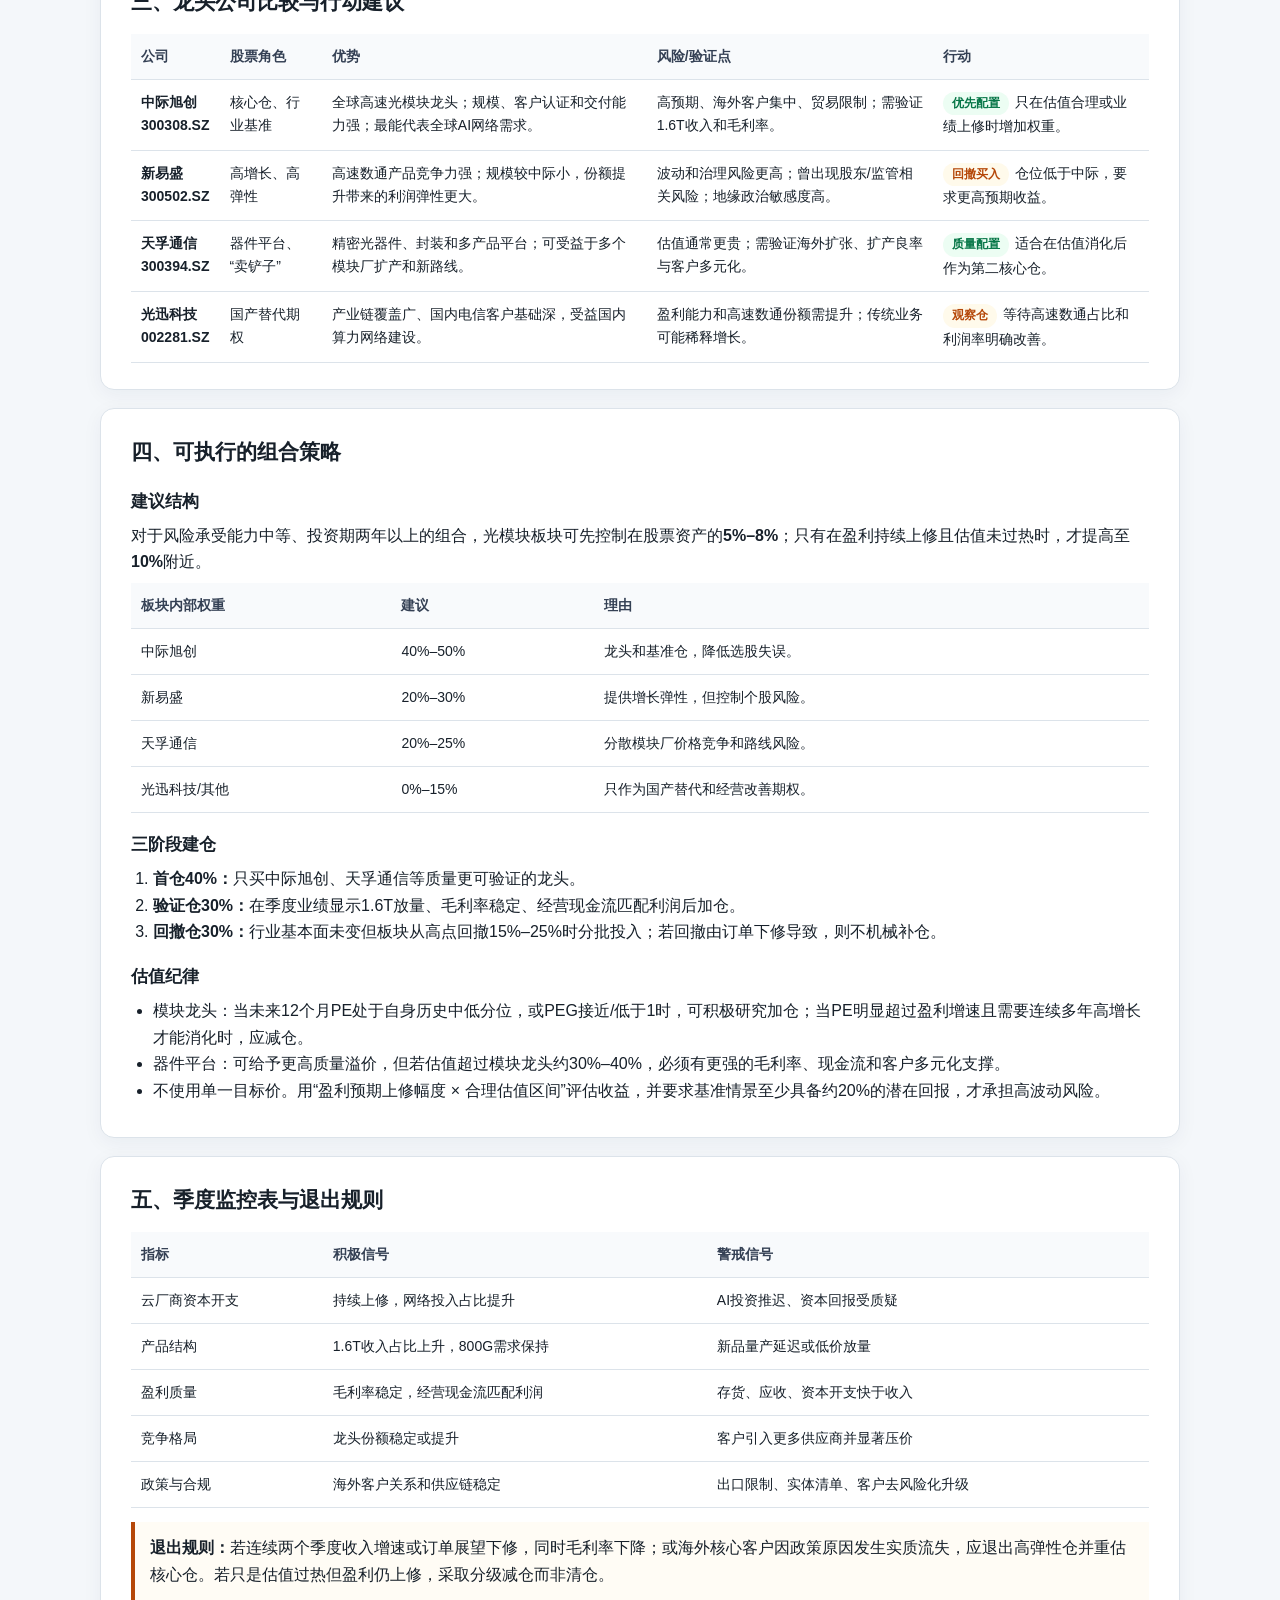
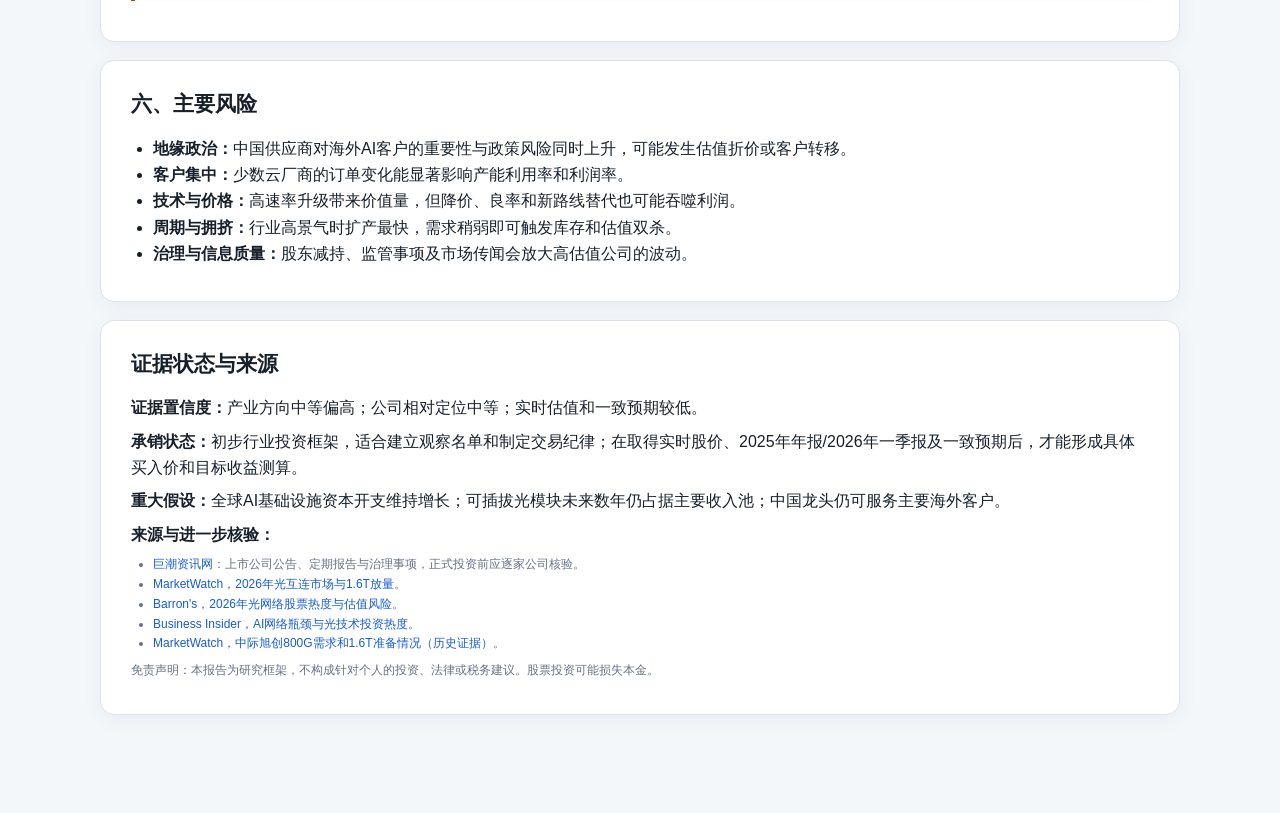
<file: 中国光模块产业投资策略_2026-06-13.html>
<!doctype html>
<html lang="zh-CN">
<head>
  <meta charset="utf-8">
  <meta name="viewport" content="width=device-width, initial-scale=1">
  <title>中国光模块产业与龙头股票投资策略</title>
  <style>
    :root { --ink:#17202a; --muted:#667085; --line:#dce3ea; --blue:#175cd3; --green:#067647; --amber:#b54708; --red:#b42318; --bg:#f4f7fa; }
    * { box-sizing:border-box; }
    body { margin:0; background:var(--bg); color:var(--ink); font-family:"Microsoft YaHei","PingFang SC",Arial,sans-serif; line-height:1.65; }
    main { max-width:1120px; margin:32px auto; padding:0 20px 48px; }
    header, section { background:#fff; border:1px solid var(--line); border-radius:14px; padding:26px 30px; margin-bottom:18px; box-shadow:0 5px 20px rgba(20,40,70,.05); }
    h1 { margin:0 0 8px; font-size:30px; line-height:1.25; }
    h2 { margin:0 0 14px; font-size:21px; }
    h3 { margin:18px 0 6px; font-size:17px; }
    p { margin:7px 0; }
    .meta, .note { color:var(--muted); font-size:13px; }
    .hero { border-left:6px solid var(--blue); }
    .verdict { font-size:19px; font-weight:700; margin:14px 0; }
    .grid { display:grid; grid-template-columns:repeat(3,1fr); gap:12px; margin-top:15px; }
    .card { border:1px solid var(--line); border-radius:10px; padding:15px; }
    .card b { display:block; font-size:15px; margin-bottom:4px; }
    .tag { display:inline-block; padding:2px 9px; margin-right:6px; border-radius:999px; font-size:12px; font-weight:700; }
    .positive { color:var(--green); background:#ecfdf3; }
    .watch { color:var(--amber); background:#fffaeb; }
    .risk { color:var(--red); background:#fef3f2; }
    table { width:100%; border-collapse:collapse; font-size:14px; }
    th, td { padding:11px 10px; border-bottom:1px solid var(--line); vertical-align:top; text-align:left; }
    th { color:#344054; background:#f8fafc; }
    ul, ol { padding-left:22px; margin:7px 0; }
    .callout { border-left:4px solid var(--amber); background:#fffcf5; padding:13px 15px; margin:14px 0; }
    .small { font-size:12px; color:var(--muted); }
    a { color:var(--blue); text-decoration:none; }
    @media(max-width:800px){ .grid{grid-template-columns:1fr;} header,section{padding:20px;} table{display:block;overflow-x:auto;} }
  </style>
</head>
<body>
<main>
  <header class="hero">
    <h1>中国光模块产业与龙头股票投资策略</h1>
    <div class="meta">报告日期：2026-06-13 ｜ 模式：长期资金/组合配置视角 ｜ 数据截点：2026-06-13公开信息</div>
    <p class="verdict">结论：产业趋势仍向上，但股票已从“需求验证”进入“高预期兑现”阶段。策略上应买龙头、分批建仓、以业绩和估值双触发，不追逐只有概念而缺乏客户验证的标的。</p>
    <span class="tag positive">产业：结构性景气</span>
    <span class="tag watch">股票：等待价格与盈利匹配</span>
    <span class="tag risk">核心风险：出口限制与估值压缩</span>
    <div class="grid">
      <div class="card"><b>首选核心仓</b>中际旭创：全球高速数通光模块龙头，最适合承担行业核心敞口。</div>
      <div class="card"><b>高弹性仓</b>新易盛：利润弹性和股价弹性更高，同时客户、政策与治理风险也更高。</div>
      <div class="card"><b>“卖铲子”仓</b>天孚通信：器件与封装平台属性较强，受益路线更多元，但高估值更敏感。</div>
    </div>
  </header>

  <section>
    <h2>一、投资判断：什么可能被低估，什么已经计价</h2>
    <table>
      <tr><th>问题</th><th>判断</th><th>投资含义</th></tr>
      <tr><td>可能被低估</td><td>AI集群的网络带宽、功耗和延迟瓶颈将持续抬升光互连价值量；从800G向1.6T、后续更高速率升级并非一次性周期。</td><td>长期应保留龙头底仓，不能简单按传统通信设备周期股处理。</td></tr>
      <tr><td>已经计价</td><td>市场已充分认识AI资本开支和高速光模块景气。2025年中国主要光模块龙头股价曾出现显著上涨，2026年海外光网络股票也保持高热度。</td><td>行业好不等于任何价格都值得买；主要风险已转向估值和盈利兑现。</td></tr>
      <tr><td>决策铰链</td><td>1.6T产品收入占比、毛利率、良率、客户份额，以及云厂商资本开支是否继续上修。</td><td>加仓必须由订单和利润率验证，而不是只依据产品发布或市场传闻。</td></tr>
      <tr><td>杀死逻辑的证据</td><td>云厂商削减资本开支；1.6T量增但价格下滑更快；出口限制导致重要客户流失；存货、应收和资本开支显著快于收入。</td><td>出现两项以上，应主动降仓或重新评估，不以“长期逻辑”掩盖周期反转。</td></tr>
    </table>
  </section>

  <section>
    <h2>二、产业链与技术路线</h2>
    <h3>需求端</h3>
    <ul>
      <li><b>海外AI数据中心：</b>当前利润最厚、增长最快，也是中际旭创、新易盛等核心估值来源。</li>
      <li><b>中国算力基础设施：</b>政策支持明确，潜在规模大，但国产AI芯片、资本回报和建设节奏仍可能限制短期兑现。</li>
      <li><b>传统电信市场：</b>增长较慢、价格竞争更强，更多提供周期底部支撑，而非核心估值溢价。</li>
    </ul>
    <h3>供给端价值分配</h3>
    <table>
      <tr><th>环节</th><th>代表公司</th><th>商业特征</th><th>主要风险</th></tr>
      <tr><td>高速光模块</td><td>中际旭创、新易盛</td><td>直接受益800G/1.6T放量；客户认证、交付和良率构成壁垒。</td><td>客户集中、价格下降、出口限制、技术路线变化。</td></tr>
      <tr><td>光器件/封装平台</td><td>天孚通信</td><td>可服务多个模块厂和技术路线，毛利率通常更有韧性。</td><td>高估值、扩产执行、下游自制或供应商替换。</td></tr>
      <tr><td>国内电信及国产替代</td><td>光迅科技</td><td>国内客户基础和垂直整合优势，具备国产替代期权。</td><td>产品结构偏低速时盈利能力弱于数通龙头。</td></tr>
      <tr><td>上游芯片/激光器</td><td>多家未上市或跨市场公司</td><td>若形成高端国产替代，壁垒和利润率最高。</td><td>验证周期长、良率和一致性难度高。</td></tr>
    </table>
    <div class="callout"><b>技术路线判断：</b>可插拔光模块在未来数年仍是主流收入池；CPO会逐步渗透，但更可能先形成增量路线而非立即替代全部可插拔模块。投资上应选择能同时参与多条路线的公司，避免押注单一技术概念。</div>
  </section>

  <section>
    <h2>三、龙头公司比较与行动建议</h2>
    <table>
      <tr><th>公司</th><th>股票角色</th><th>优势</th><th>风险/验证点</th><th>行动</th></tr>
      <tr>
        <td><b>中际旭创<br>300308.SZ</b></td>
        <td>核心仓、行业基准</td>
        <td>全球高速光模块龙头；规模、客户认证和交付能力强；最能代表全球AI网络需求。</td>
        <td>高预期、海外客户集中、贸易限制；需验证1.6T收入和毛利率。</td>
        <td><span class="tag positive">优先配置</span>只在估值合理或业绩上修时增加权重。</td>
      </tr>
      <tr>
        <td><b>新易盛<br>300502.SZ</b></td>
        <td>高增长、高弹性</td>
        <td>高速数通产品竞争力强；规模较中际小，份额提升带来的利润弹性更大。</td>
        <td>波动和治理风险更高；曾出现股东/监管相关风险；地缘政治敏感度高。</td>
        <td><span class="tag watch">回撤买入</span>仓位低于中际，要求更高预期收益。</td>
      </tr>
      <tr>
        <td><b>天孚通信<br>300394.SZ</b></td>
        <td>器件平台、“卖铲子”</td>
        <td>精密光器件、封装和多产品平台；可受益于多个模块厂扩产和新路线。</td>
        <td>估值通常更贵；需验证海外扩张、扩产良率与客户多元化。</td>
        <td><span class="tag positive">质量配置</span>适合在估值消化后作为第二核心仓。</td>
      </tr>
      <tr>
        <td><b>光迅科技<br>002281.SZ</b></td>
        <td>国产替代期权</td>
        <td>产业链覆盖广、国内电信客户基础深，受益国内算力网络建设。</td>
        <td>盈利能力和高速数通份额需提升；传统业务可能稀释增长。</td>
        <td><span class="tag watch">观察仓</span>等待高速数通占比和利润率明确改善。</td>
      </tr>
    </table>
  </section>

  <section>
    <h2>四、可执行的组合策略</h2>
    <h3>建议结构</h3>
    <p>对于风险承受能力中等、投资期两年以上的组合，光模块板块可先控制在股票资产的<b>5%–8%</b>；只有在盈利持续上修且估值未过热时，才提高至<b>10%</b>附近。</p>
    <table>
      <tr><th>板块内部权重</th><th>建议</th><th>理由</th></tr>
      <tr><td>中际旭创</td><td>40%–50%</td><td>龙头和基准仓，降低选股失误。</td></tr>
      <tr><td>新易盛</td><td>20%–30%</td><td>提供增长弹性，但控制个股风险。</td></tr>
      <tr><td>天孚通信</td><td>20%–25%</td><td>分散模块厂价格竞争和路线风险。</td></tr>
      <tr><td>光迅科技/其他</td><td>0%–15%</td><td>只作为国产替代和经营改善期权。</td></tr>
    </table>
    <h3>三阶段建仓</h3>
    <ol>
      <li><b>首仓40%：</b>只买中际旭创、天孚通信等质量更可验证的龙头。</li>
      <li><b>验证仓30%：</b>在季度业绩显示1.6T放量、毛利率稳定、经营现金流匹配利润后加仓。</li>
      <li><b>回撤仓30%：</b>行业基本面未变但板块从高点回撤15%–25%时分批投入；若回撤由订单下修导致，则不机械补仓。</li>
    </ol>
    <h3>估值纪律</h3>
    <ul>
      <li>模块龙头：当未来12个月PE处于自身历史中低分位，或PEG接近/低于1时，可积极研究加仓；当PE明显超过盈利增速且需要连续多年高增长才能消化时，应减仓。</li>
      <li>器件平台：可给予更高质量溢价，但若估值超过模块龙头约30%–40%，必须有更强的毛利率、现金流和客户多元化支撑。</li>
      <li>不使用单一目标价。用“盈利预期上修幅度 × 合理估值区间”评估收益，并要求基准情景至少具备约20%的潜在回报，才承担高波动风险。</li>
    </ul>
  </section>

  <section>
    <h2>五、季度监控表与退出规则</h2>
    <table>
      <tr><th>指标</th><th>积极信号</th><th>警戒信号</th></tr>
      <tr><td>云厂商资本开支</td><td>持续上修，网络投入占比提升</td><td>AI投资推迟、资本回报受质疑</td></tr>
      <tr><td>产品结构</td><td>1.6T收入占比上升，800G需求保持</td><td>新品量产延迟或低价放量</td></tr>
      <tr><td>盈利质量</td><td>毛利率稳定，经营现金流匹配利润</td><td>存货、应收、资本开支快于收入</td></tr>
      <tr><td>竞争格局</td><td>龙头份额稳定或提升</td><td>客户引入更多供应商并显著压价</td></tr>
      <tr><td>政策与合规</td><td>海外客户关系和供应链稳定</td><td>出口限制、实体清单、客户去风险化升级</td></tr>
    </table>
    <div class="callout"><b>退出规则：</b>若连续两个季度收入增速或订单展望下修，同时毛利率下降；或海外核心客户因政策原因发生实质流失，应退出高弹性仓并重估核心仓。若只是估值过热但盈利仍上修，采取分级减仓而非清仓。</div>
  </section>

  <section>
    <h2>六、主要风险</h2>
    <ul>
      <li><b>地缘政治：</b>中国供应商对海外AI客户的重要性与政策风险同时上升，可能发生估值折价或客户转移。</li>
      <li><b>客户集中：</b>少数云厂商的订单变化能显著影响产能利用率和利润率。</li>
      <li><b>技术与价格：</b>高速率升级带来价值量，但降价、良率和新路线替代也可能吞噬利润。</li>
      <li><b>周期与拥挤：</b>行业高景气时扩产最快，需求稍弱即可触发库存和估值双杀。</li>
      <li><b>治理与信息质量：</b>股东减持、监管事项及市场传闻会放大高估值公司的波动。</li>
    </ul>
  </section>

  <section>
    <h2>证据状态与来源</h2>
    <p><b>证据置信度：</b>产业方向中等偏高；公司相对定位中等；实时估值和一致预期较低。</p>
    <p><b>承销状态：</b>初步行业投资框架，适合建立观察名单和制定交易纪律；在取得实时股价、2025年年报/2026年一季报及一致预期后，才能形成具体买入价和目标收益测算。</p>
    <p><b>重大假设：</b>全球AI基础设施资本开支维持增长；可插拔光模块未来数年仍占据主要收入池；中国龙头仍可服务主要海外客户。</p>
    <p><b>来源与进一步核验：</b></p>
    <ul class="small">
      <li><a href="https://www.cninfo.com.cn/" target="_blank">巨潮资讯网</a>：上市公司公告、定期报告与治理事项，正式投资前应逐家公司核验。</li>
      <li><a href="https://www.marketwatch.com/story/lumentums-new-revenue-forecast-further-fuels-one-of-the-markets-hottest-stocks-7223cec7" target="_blank">MarketWatch，2026年光互连市场与1.6T放量</a>。</li>
      <li><a href="https://www.barrons.com/articles/coherent-lumentum-ai-networking-stocks-data-center-boom-4db319b8" target="_blank">Barron's，2026年光网络股票热度与估值风险</a>。</li>
      <li><a href="https://www.businessinsider.com/optics-stocks-memory-chips-ai-trade-lite-cien-glw-cohr-2026-5" target="_blank">Business Insider，AI网络瓶颈与光技术投资热度</a>。</li>
      <li><a href="https://www.marketwatch.com/story/zhongji-innolight-set-to-gain-from-strong-optical-transceiver-demand-market-talk-51adb60a" target="_blank">MarketWatch，中际旭创800G需求和1.6T准备情况（历史证据）</a>。</li>
    </ul>
    <p class="small">免责声明：本报告为研究框架，不构成针对个人的投资、法律或税务建议。股票投资可能损失本金。</p>
  </section>
</main>
</body>
</html>
</file>
<file: assets/site.css>
:root {
  --navy: #0b1f33;
  --blue: #175cd3;
  --green: #067647;
  --amber: #b54708;
  --red: #b42318;
  --gray: #667085;
  --line: #d9e2ec;
  --bg: #f2f5f8;
}

* {
  box-sizing: border-box;
}

body {
  margin: 0;
  background: var(--bg);
  color: #17202a;
  font-family: "Microsoft YaHei", "PingFang SC", Arial, sans-serif;
  line-height: 1.66;
}

main {
  max-width: 1280px;
  margin: 28px auto;
  padding: 0 20px 56px;
}

header,
section,
.panel {
  background: #fff;
  border: 1px solid var(--line);
  border-radius: 14px;
  box-shadow: 0 5px 18px rgba(16, 42, 67, .05);
  margin-bottom: 18px;
  padding: 26px 30px;
}

header.hero {
  background: linear-gradient(135deg, #07192b, #153f6b);
  border: 0;
  color: #fff;
}

.eyebrow {
  color: #b9d5ef;
  font-size: 12px;
  letter-spacing: 1.5px;
  text-transform: uppercase;
}

h1 {
  font-size: 34px;
  line-height: 1.22;
  margin: 8px 0 12px;
}

h2 {
  color: var(--navy);
  font-size: 22px;
  margin: 0 0 14px;
}

h3 {
  font-size: 17px;
  margin: 18px 0 6px;
}

a {
  color: var(--blue);
  text-decoration: none;
}

table {
  border-collapse: collapse;
  font-size: 13px;
  margin: 10px 0;
  width: 100%;
}

th,
td {
  border-bottom: 1px solid var(--line);
  padding: 10px 9px;
  text-align: left;
  vertical-align: top;
}

th {
  background: #f7f9fc;
  color: #344054;
  white-space: nowrap;
}

.num {
  text-align: right;
  white-space: nowrap;
}

.lead {
  font-size: 18px;
  font-weight: 700;
}

.small,
.meta {
  color: var(--gray);
  font-size: 12px;
}

header .meta {
  color: #c6d8ea;
}

.grid {
  display: grid;
  gap: 14px;
  grid-template-columns: repeat(4, 1fr);
}

.grid.two {
  grid-template-columns: repeat(2, 1fr);
}

.grid.three {
  grid-template-columns: repeat(3, 1fr);
}

.card {
  background: #fff;
  border: 1px solid var(--line);
  border-radius: 12px;
  padding: 15px;
}

.darkcard {
  background: rgba(255, 255, 255, .08);
  border-color: rgba(255, 255, 255, .18);
}

.metric {
  display: block;
  font-size: 24px;
  font-weight: 800;
}

.label {
  color: var(--gray);
  display: block;
  font-size: 12px;
}

.darkcard .label,
.darkcard .metric {
  color: #fff;
}

.tag {
  border-radius: 999px;
  display: inline-block;
  font-size: 12px;
  font-weight: 700;
  margin: 1px 4px 1px 0;
  padding: 2px 8px;
}

.pos {
  background: #ecfdf3;
  color: var(--green);
}

.warn {
  background: #fffaeb;
  color: var(--amber);
}

.neg {
  background: #fef3f2;
  color: var(--red);
}

.info {
  background: #eff8ff;
  color: var(--blue);
}

.button {
  background: #fff;
  border: 1px solid var(--line);
  border-radius: 10px;
  display: inline-block;
  font-weight: 700;
  padding: 9px 13px;
}

.button.primary {
  background: #eff8ff;
  border-color: var(--blue);
}

.actions {
  display: flex;
  flex-wrap: wrap;
  gap: 10px;
}

.split-head {
  align-items: flex-start;
  display: flex;
  flex-wrap: wrap;
  gap: 16px;
  justify-content: space-between;
}

.callout {
  background: #f5f9ff;
  border-left: 4px solid var(--blue);
  margin: 13px 0;
  padding: 13px 15px;
}

.riskbox {
  background: #fff7f6;
  border-left-color: var(--red);
}

.warnbox {
  background: #fffbf3;
  border-left-color: var(--amber);
}

.pick-list {
  display: grid;
  gap: 12px;
  grid-template-columns: repeat(2, 1fr);
}

.pick {
  background: #fbfdff;
  border: 1px solid var(--line);
  border-radius: 10px;
  padding: 12px;
}

.pick-title {
  display: flex;
  font-weight: 800;
  gap: 8px;
  justify-content: space-between;
}

.pick-meta {
  display: flex;
  flex-wrap: wrap;
  gap: 8px;
  margin: 8px 0;
}

.empty {
  background: #fafafa;
  border: 1px dashed var(--line);
  border-radius: 10px;
  color: var(--gray);
  padding: 12px;
}

@media (max-width: 900px) {
  .grid,
  .grid.two,
  .grid.three,
  .pick-list {
    grid-template-columns: 1fr;
  }

  header,
  section,
  .panel {
    padding: 20px;
  }

  table {
    display: block;
    overflow-x: auto;
  }
}
</file>
